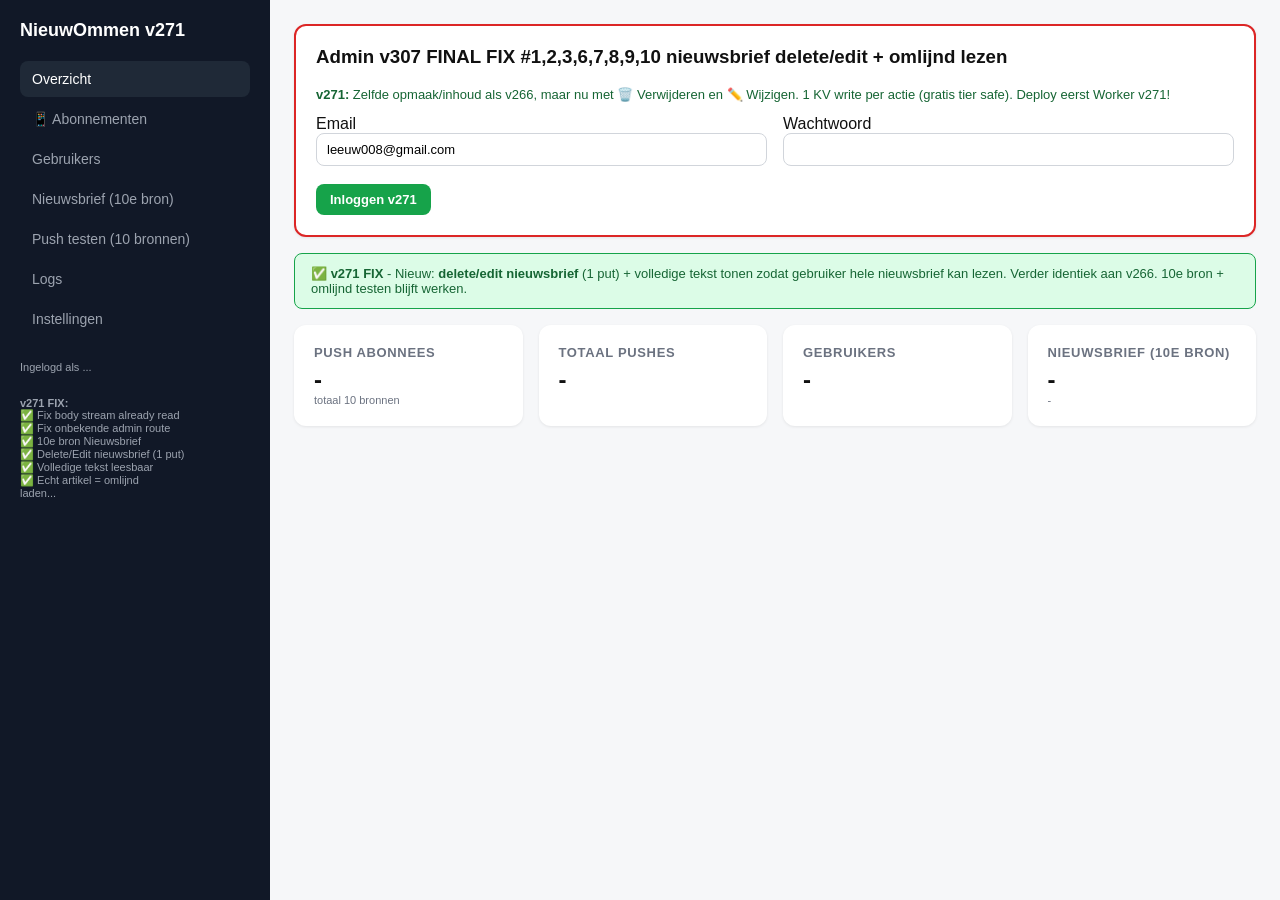
<file: admin/index.html>
<!DOCTYPE html>
<html lang="nl"><head><meta charset="utf-8"><meta name="viewport" content="width=device-width,initial-scale=1">
<title>Admin v307 FINAL FIX #1,2,3,6,7,8,9,10 delete/edit nieuwsbrief + 10e bron</title>
<style>
*{box-sizing:border-box}body{margin:0;font-family:-apple-system,BlinkMacSystemFont,Segoe UI,Roboto,sans-serif;background:#f6f7f9;color:#111}
.sidebar{position:fixed;left:0;top:0;bottom:0;width:270px;background:#111827;color:#fff;padding:20px;overflow:auto}
.sidebar h2{margin:0 0 20px;font-size:18px}.sidebar a{display:block;color:#9ca3af;padding:10px 12px;border-radius:8px;text-decoration:none;margin-bottom:4px;font-size:14px}
.sidebar a.active,.sidebar a:hover{background:#1f2937;color:#fff}
.main{margin-left:270px;padding:24px}
.card{background:#fff;border-radius:12px;padding:20px;box-shadow:0 1px 3px rgba(0,0,0,.08);margin-bottom:16px}
.grid{display:grid;grid-template-columns:repeat(auto-fit,minmax(220px,1fr));gap:16px}
.stat h3{margin:0 0 6px;font-size:13px;color:#6b7280;text-transform:uppercase;letter-spacing:.05em}.stat .val{font-size:24px;font-weight:700}
table{width:100%;border-collapse:collapse}th,td{padding:10px 12px;border-bottom:1px solid #e5e7eb;text-align:left;font-size:13px;vertical-align:top}th{color:#6b7280;font-weight:600;position:sticky;top:0;background:#fff;z-index:1}
.btn{background:#2563eb;color:#fff;border:0;padding:8px 14px;border-radius:8px;cursor:pointer;font-weight:600;font-size:13px}.btn:disabled{opacity:.5;cursor:not-allowed}
.btn-sec{background:#e5e7eb;color:#111}.btn-danger{background:#dc2626;color:#fff}.btn-ok{background:#16a34a;color:#fff}.btn-purple{background:#7c3aed;color:#fff}
.input,textarea,select{width:100%;padding:8px 10px;border:1px solid #d1d5db;border-radius:8px;font-size:13px}
.alert{padding:12px 16px;border-radius:8px;margin-bottom:16px;font-size:13px}.alert-warn{background:#fef3c7;color:#92400e}.alert-ok{background:#dcfce7;color:#166534;border:1px solid #16a34a}.alert-info{background:#dbeafe;color:#1e40af;border:1px solid #3b82f6}
.badge{display:inline-block;padding:2px 8px;border-radius:999px;font-size:11px;background:#e5e7eb}.badge-green{background:#dcfce7;color:#166534}.badge-purple{background:#ede9fe;color:#6d28d9}
.table-wrap{overflow:auto;max-height:75vh;border:1px solid #e5e7eb;border-radius:8px}
.small{font-size:11px;color:#6b7280}
.news-item{padding:12px;border-bottom:1px solid #eee}
.news-item:last-child{border:0}
.news-desc{white-space:pre-wrap;background:#f9fafb;border:1px solid #e5e7eb;border-radius:8px;padding:10px;margin-top:6px;font-size:13px;max-height:220px;overflow:auto}
@media(max-width:900px){.sidebar{position:relative;width:100%}.main{margin-left:0}}
</style>
</head><body>
<div class="sidebar">
<h2>NieuwOmmen v271</h2>
<a href="#" data-tab="overview" class="active">Overzicht</a>
<a href="#" data-tab="subs">📱 Abonnementen</a>
<a href="#" data-tab="users">Gebruikers</a>
<a href="#" data-tab="newsletter">Nieuwsbrief (10e bron)</a>
<a href="#" data-tab="push">Push testen (10 bronnen)</a>
<a href="#" data-tab="logs">Logs</a>
<a href="#" data-tab="settings">Instellingen</a>
<div style="margin-top:24px;font-size:11px;color:#9ca3af">Ingelogd als <span id="adminEmail">...</span><br><small id="apiBase"></small><br><br><b>v271 FIX:</b><br>✅ Fix body stream already read<br>✅ Fix onbekende admin route<br>✅ 10e bron Nieuwsbrief<br>✅ Delete/Edit nieuwsbrief (1 put)<br>✅ Volledige tekst leesbaar<br>✅ Echt artikel = omlijnd<br><span id="subs-count-side">laden...</span></div>
</div>
<div class="main">
<div id="login-box" class="card" style="border:2px solid #dc2626"><h3 style="margin-top:0">Admin v307 FINAL FIX #1,2,3,6,7,8,9,10 nieuwsbrief delete/edit + omlijnd lezen</h3><p style="font-size:13px;color:#166534"><b>v271:</b> Zelfde opmaak/inhoud als v266, maar nu met 🗑️ Verwijderen en ✏️ Wijzigen. 1 KV write per actie (gratis tier safe). Deploy eerst Worker v271!</p><div class="grid" style="grid-template-columns:1fr 1fr"><div><label>Email</label><input id="login-email" class="input" value="leeuw008@gmail.com"></div><div><label>Wachtwoord</label><input id="login-pw" type="password" class="input"></div></div><br><button class="btn btn-ok" onclick="doLogin()">Inloggen v271</button><span id="login-result" style="margin-left:12px;font-size:13px"></span></div>

<div id="tab-overview">
<div class="alert alert-ok">✅ <b>v271 FIX</b> - Nieuw: <b>delete/edit nieuwsbrief</b> (1 put) + volledige tekst tonen zodat gebruiker hele nieuwsbrief kan lezen. Verder identiek aan v266. 10e bron + omlijnd testen blijft werken.</div>
<div class="grid">
<div class="card stat"><h3>Push abonnees</h3><div class="val" id="stat-subs">-</div><div class="small">totaal 10 bronnen</div></div>
<div class="card stat"><h3>Totaal pushes</h3><div class="val" id="stat-totalpush">-</div></div>
<div class="card stat"><h3>Gebruikers</h3><div class="val" id="stat-users">-</div></div>
<div class="card stat"><h3>Nieuwsbrief (10e bron)</h3><div class="val" id="stat-newsletter">-</div><div class="small" id="stat-last">-</div></div>
</div>
</div>

<div id="tab-subs" style="display:none"><div class="card"><h3>📱 Push Abonnementen - administratie v308</h3><div class="alert alert-info" style="margin:8px 0 12px"><b>Nieuw:</b> laatste push, push-bron, push-titel en push-teller worden centraal bijgehouden door de Worker.</div><div style="margin-bottom:12px;display:flex;gap:8px;flex-wrap:wrap"><button class="btn" onclick="loadSubs()">🔄 Vernieuwen</button><button class="btn btn-sec" onclick="exportSubsCSV()">📥 CSV</button><button class="btn btn-danger" onclick="clearAllSubs()">🗑 Wis ALLE</button><span id="subs-result" class=small></span></div><div class="table-wrap"><table><thead><tr><th>Abonnement-ID</th><th style="min-width:180px">Naam</th><th>Pushes</th><th>Email</th><th>IP</th><th>Bronnen (10)</th><th>Laatste push</th><th>Push-info</th><th>Acties</th></tr></thead><tbody id="subs-body"></tbody></table></div></div></div>
<div id="tab-users" style="display:none"><div class="card"><h3>Gebruikers (10 bronnen)</h3><table><thead><tr><th>Email</th><th>ID</th><th>Bronnen aan (10)</th><th>Push</th><th>Acties</th></tr></thead><tbody id="users-body"></tbody></table></div></div>

<div id="tab-newsletter" style="display:none">
<div class="card" style="border:2px solid #16a34a"><h3>📰 Nieuwsbrief - 10e bron + omlijnd testen (v271 FIX delete/edit + volledig lezen)</h3>
<div class="alert alert-ok">✅ <b>v271:</b> Zelfde formulier als v266. NIEUW: je ziet nu de <b>volledige tekst</b> in de lijst hieronder + knoppen <b>Wijzig / Verwijder</b>. Kost 1 KV put per actie. Deploy eerst Worker v271!</div>
<div class="grid" style="grid-template-columns:1fr 1fr"><div><label>Onderwerp / Titel (voor 10e bron)</label><input id="nl-subject" class="input" placeholder="Bijv. Nieuwe update: 10e bron toegevoegd!"></div><div><label>Van (email)</label><input id="nl-from" class="input" value="NieuwOmmen <nieuws@nieuwommen.leeuw008.nl>"></div></div><br>
<label>Link (waar artikel naar toe gaat) - TIP: voor volledig lezen in app, gebruik paarse knop ECHT artikel</label><input id="nl-link" class="input" value="https://nieuwommen.leeuw008.nl/"><br><br>
<label>Bericht (beschrijving voor 10e bron) - DIT is wat gebruiker volledig leest bij ECHT artikel (omlijnd)</label><textarea id="nl-body" rows="8" class="input" placeholder="Test omlijnd artikel... Volledige tekst hier, dit ziet de gebruiker in de app als je Pusht als ECHT artikel"></textarea><br><br>
<div class="grid"><div><label>Opslaan als</label><select id="nl-save-mode" class="input"><option value="feed">Alleen feed (10e bron item)</option><option value="email">Alleen email</option><option value="both">Feed + Email</option></select></div><div><label>Ontvangers (voor email)</label><select id="nl-to" class="input"><option value="self">Alleen test naar eigen e-mail</option><option value="all">Alle gebruikers</option></select></div></div><br>
<div style="display:flex;gap:8px;flex-wrap:wrap">
<button class="btn btn-ok" onclick="saveNewsletterFeed()">💾 Opslaan / Update (FIXED v271 - 1 put)</button>
<button class="btn btn-purple" onclick="sendNewsletterAsRealPush()">🔔 Push als ECHT artikel (omlijnd!) - volledig leesbaar</button>
<button class="btn btn-sec" id="btn-cancel-edit" style="display:none" onclick="cancelEdit()">❌ Annuleer wijziging</button>
</div>
<div id="edit-status" class="small" style="margin-top:8px;display:none"></div>
<div id="nl-result" style="margin-top:12px"></div>
<hr><h4>Huidige Nieuwsbrief items (10e bron feed) - met volledige tekst + Verwijder/Wijzig</h4><div id="nl-feed-list">Laden...</div><button class="btn btn-sec" onclick="loadNewsletterFeed()">🔄 Vernieuw feed (FIXED v271)</button>
</div>
</div>

<div id="tab-push" style="display:none">
<div class="card" style="border:2px solid #7c3aed"><h3>🔔 Push testen - 10 bronnen + omlijnd</h3>
<div class="alert alert-info"><b>Omlijnd testen + volledig lezen:</b> Kies Bron = <b>Nieuwsbrief</b> + vink <b>Echt artikel</b> aan -> groene rand + pulse bij klik. Dan ziet gebruiker het VOLLEDIGE Bericht-veld in de app.</div>
<div class="grid"><div><label>Titel</label><input id="push-title" class="input" value="Nieuwsbrief - Test omlijnd artikel v271"></div><div><label>Bron (10)</label><select id="push-source" class="input" onchange="onSourceChange()"><option>De Stentor</option><option>Gemeente Ommen</option><option>Natuurlijk Ommen</option><option>Ommen City</option><option>OudOmmen</option><option>RondOmmen</option><option>RTV Oost</option><option>RTV Vechtdal</option><option>Vechtdal Centraal</option><option value="Nieuwsbrief" selected>📰 Nieuwsbrief (10e bron)</option></select></div></div><br>
<label>Link</label><input id="push-link" class="input" value="https://nieuwommen.leeuw008.nl/"><br><br>
<label>Body</label><input id="push-body" class="input" value="Klik voor omlijnd artikel - v271 fix"><br><br>
<div style="display:flex;align-items:center;gap:8px"><input type="checkbox" id="push-is-real" checked><label for="push-is-real"><b>Stuur als ECHT artikel (met omlijning) - dan volledig leesbaar</b></label></div><br>
<div style="display:flex;gap:8px;flex-wrap:wrap">
<button class="btn btn-purple" onclick="sendTestPush(true)">🔔 Stuur als ECHT (omlijnd)</button>
<button class="btn" onclick="sendTestPush(false)">Test (zonder omlijning)</button>
<button class="btn btn-sec" onclick="sendTestPushAll()">Naar alle</button>
</div>
<div id="push-result" style="margin-top:12px"></div>
</div>
</div>

<div id="tab-logs" style="display:none"><div class="card"><h3>Debug v271</h3><pre id="debug-pre" style="background:#111827;color:#e5e7eb;padding:16px;border-radius:8px;overflow:auto;max-height:500px"></pre><button class="btn btn-sec" onclick="loadDebug()">Vernieuwen</button></div></div>
<div id="tab-settings" style="display:none"><div class="card"><h3>Instellingen v271</h3><p>Frontend: v271 - delete/edit + volledige tekst zichtbaar (zelfde opmaak als v266)</p><p>Backend: v271 - 2 nieuwe routes: /delete en /update (1 put elk) - blijft ultra low puts</p><p>Bronnen: 10 incl Nieuwsbrief</p><p>Feed: /newsletter/feed - <span id="newsletter-feed-status"></span></p><p id="resend-status"></p><p><b>Hoe gebruiker hele nieuwsbrief leest:</b> Gebruik paarse knop "Push als ECHT artikel (omlijnd!)" - dan opent hij in app met groene omlijning en volledige beschrijving. Als je alleen "Alleen feed" gebruikt, ziet gebruiker alleen snippet en opent hij alleen de Link.</p></div></div>
</div>

<script>
const API_BASE = 'https://ommen-push-v2.leeuw008.workers.dev';
let token = localStorage.getItem('ommen_token')||'';
let editingIndex = null; // v271 nieuw
function headers(){ return {'Content-Type':'application/json','Authorization':'Bearer '+token}; }
// FIX v266: body stream already read - eerst text() lezen, dan JSON.parse
async function api(path, opts={}){
  let url = path.startsWith('http')? path : API_BASE + path;
  if(token && !url.includes('token=')){ url += (url.includes('?')?'&':'?')+'token='+encodeURIComponent(token); }
  const r=await fetch(url,{...opts, headers:{...headers(), ...(opts.headers||{})}});
  const txt = await r.text();
  try{ return JSON.parse(txt); }catch{ return txt; }
}
function fmtDate(ts){ if(!ts) return '-'; return new Date(ts).toLocaleString('nl-NL'); }
function timeAgo(ts){ if(!ts) return '-'; const diff=Math.floor((Date.now()-ts)/1000); if(diff<60) return diff+'s geleden'; if(diff<3600) return Math.floor(diff/60)+'m geleden'; if(diff<86400) return Math.floor(diff/3600)+'u geleden'; return Math.floor(diff/86400)+'d geleden'; }
function escapeHtml(s){ return (s||'').replace(/[&<>"']/g, c=>({'&':'&amp;','<':'&lt;','>':'&gt;','"':'&quot;',"'":'&#39;'}[c])); }
async function doLogin(){
  const email=document.getElementById('login-email').value; const pw=document.getElementById('login-pw').value;
  document.getElementById('login-result').textContent='Inloggen...';
  try{
    const res=await fetch(API_BASE+'/auth/login',{method:'POST', headers:{'Content-Type':'application/json'}, body:JSON.stringify({email,password:pw})});
    const txt=await res.text(); let data; try{ data=JSON.parse(txt); }catch{ data={error:txt}; }
    if(data.token){ token=data.token; localStorage.setItem('ommen_token', token); document.getElementById('adminEmail').textContent=data.email; document.getElementById('login-box').style.display='none'; loadOverview(); loadSubs(); loadNewsletterFeed(); }
    else { document.getElementById('login-result').textContent='Fout: '+(data.error||JSON.stringify(data)); }
  }catch(e){ document.getElementById('login-result').textContent='Fout: '+e.message; }
}
function switchTab(t){ document.querySelectorAll('[id^=tab-]').forEach(el=>el.style.display='none'); document.getElementById('tab-'+t).style.display='block'; document.querySelectorAll('.sidebar a').forEach(a=>a.classList.remove('active')); const link=document.querySelector('[data-tab='+t+']'); if(link) link.classList.add('active'); if(t==='subs') loadSubs(); if(t==='users') loadUsers(); if(t==='logs') loadDebug(); if(t==='overview') loadOverview(); if(t==='newsletter') loadNewsletterFeed(); }
document.querySelectorAll('.sidebar a').forEach(a=>{ a.addEventListener('click',e=>{ e.preventDefault(); switchTab(a.dataset.tab); }); });
async function loadOverview(){
  try{
    const s = await api('/stats'); 
    document.getElementById('stat-last').textContent=s.last? (s.last.source+': '+s.last.title.slice(0,60)) : '-';
    const subsData = await api('/api/admin/subs').catch(()=>({subs:[]})); document.getElementById('stat-subs').textContent=subsData.count||0; document.getElementById('subs-count-side').textContent=(subsData.count||0)+' abonnementen'; const totalPush = (subsData.subs||[]).reduce((sum,x)=>sum+(x.pushCount||0),0); document.getElementById('stat-totalpush').textContent=totalPush;
    const usersData = await api('/api/admin/users').catch(()=>({count:'?'})); document.getElementById('stat-users').textContent=usersData.count||usersData.users?.length||'0';
    const me = await api('/auth/me'); if(me.email){ document.getElementById('adminEmail').textContent=me.email; document.getElementById('login-box').style.display='none'; }
    const dbg=await api('/debug'); document.getElementById('resend-status').textContent = (dbg.version||'') + ' - v271'; document.getElementById('stat-newsletter').textContent = dbg.newsletterCount||0; document.getElementById('newsletter-feed-status').textContent = (dbg.newsletterCount||0)+' items'; document.getElementById('apiBase').textContent=API_BASE;
  }catch(e){ console.log(e); }
}
async function loadSubs(){
  document.getElementById('subs-body').innerHTML='<tr><td colspan=9>Laden...</td></tr>';
  try{
    const data = await api('/api/admin/subs'); const tbody=document.getElementById('subs-body'); tbody.innerHTML=''; document.getElementById('subs-result').textContent=data.count+' abonnementen'; document.getElementById('stat-subs').textContent=data.count; document.getElementById('stat-totalpush').textContent=data.subs.reduce((sum,x)=>sum+(x.pushCount||0),0);
    (data.subs||[]).forEach(sub=>{
      const tr=document.createElement('tr');
      const sources = sub.sources && sub.sources.length ? sub.sources.join(', ') : (sub.sourcesCount===0 ? '<span style=color:#dc2626>alles uit</span>' : '-');
      const isNieuwsbrief = sub.sources && sub.sources.includes('Nieuwsbrief');
      tr.innerHTML = `<td><span class=badge>${sub.id.slice(0,12)}...</span>${isNieuwsbrief?'<br><span style="background:#dcfce7;color:#166534;padding:2px 6px;border-radius:999px;font-size:10px">Nieuwsbrief actief</span>':''}</td><td><input class="input" id="desc-${sub.id}" value="${(sub.description||'').replace(/"/g,'&quot;')}" placeholder="Naam"><div style="display:flex;gap:4px;margin-top:4px"><button class="btn btn-ok" style="padding:4px 10px;font-size:12px" onclick="saveDesc('${sub.id}')">💾</button><span id="save-${sub.id}" class=small></span></div></td><td>${sub.pushCount||0}</td><td>${sub.email||'-'}<br><span class=small>${(sub.userId||'').slice(0,12)}</span></td><td>${sub.ip||'-'}<br><span class=small>${(sub.userAgent||'').slice(0,40)}</span></td><td><span class=small>${sources}</span></td><td>${sub.lastPush? fmtDate(sub.lastPush)+'<br><span class=small>'+timeAgo(sub.lastPush)+'</span>': '-'}</td><td><span class=small>${sub.lastPushSource||'-'}${sub.lastPushTitle?'<br><b>'+escapeHtml(sub.lastPushTitle).slice(0,90)+'</b>':''}</span></td><td><button class="btn btn-danger" style="padding:4px 8px" onclick="deleteSub('${sub.id}')">🗑</button></td>`;
      tbody.appendChild(tr);
    });
  }catch(e){ document.getElementById('subs-body').innerHTML='<tr><td colspan=9>Fout: '+e.message+'</td></tr>'; }
}
async function saveDesc(id){ const input=document.getElementById('desc-'+id); const val=input.value; const status=document.getElementById('save-'+id); status.textContent='Opslaan...'; try{ const res=await api('/api/admin/subs/update',{method:'POST', body:JSON.stringify({id, description:val})}); if(res.ok){ status.textContent='✅'; } else { status.textContent='❌ '+(res.error||''); } }catch(e){ status.textContent='❌ '+e.message; } }
async function deleteSub(id){ if(!confirm('Wissen?')) return; const res=await api('/api/admin/subs/delete',{method:'POST', body:JSON.stringify({id})}); loadSubs(); }
async function clearAllSubs(){ if(!confirm('ALLE wissen?')) return; const res=await api('/api/admin/clear-all-subs',{method:'POST'}); alert(JSON.stringify(res)); loadSubs(); }
async function exportSubsCSV(){ const data=await api('/api/admin/subs'); let csv='id,description,pushCount,lastPush,lastPushSource,lastPushTitle,email,sources\n'; (data.subs||[]).forEach(s=>{ csv+=`"${s.id}","${(s.description||'').replace(/"/g,'""')}",${s.pushCount||0},"${s.lastPush||''}","${(s.lastPushSource||'').replace(/"/g,'""')}","${(s.lastPushTitle||'').replace(/"/g,'""')}","${s.email||''}","${(s.sources||[]).join(';')}"\n`; }); const blob=new Blob([csv],{type:'text/csv'}); const url=URL.createObjectURL(blob); const a=document.createElement('a'); a.href=url; a.download='subs_v271.csv'; a.click(); }
async function loadUsers(){ const data=await api('/api/admin/users'); const tbody=document.getElementById('users-body'); tbody.innerHTML=''; (data.users||[]).forEach(u=>{ const aanKeys = u.sync? Object.keys(u.sync.state||{}).filter(k=>{const v=u.sync.state[k]; return v && typeof v==='object' && v.aan===true;}) : []; const tr=document.createElement('tr'); tr.innerHTML='<td>'+u.email+'</td><td>'+u.id.slice(0,20)+'</td><td>'+aanKeys.length+' aan<br><span class=small>'+aanKeys.join(', ')+'</span></td><td>'+(u.sync?.state?.__pushEnabled!==false?'ja':'nee')+'</td><td><button class=btn-sec onclick="viewSync(\''+u.id+'\')">SYNC</button></td>'; tbody.appendChild(tr); }); }
async function viewSync(id){ const d=await api('/api/admin/sync/'+id); alert(JSON.stringify(d.sync||{},null,2)); }
function onSourceChange(){ const sel=document.getElementById('push-source'); const link=sel.options[sel.selectedIndex]?.getAttribute('data-link'); if(link) document.getElementById('push-link').value=link; }

// v271 NIEUW - save met edit support
async function saveNewsletterFeed(){
  const subject=document.getElementById('nl-subject').value; const body=document.getElementById('nl-body').value; const link=document.getElementById('nl-link').value;
  if(!subject){ alert('Titel vereist'); return; }
  const isEdit = editingIndex!==null;
  document.getElementById('nl-result').innerHTML= isEdit ? 'Wijzigen... (1 put)' : 'Opslaan als 10e bron... (v271 - 1 put)';
  try{
    let res;
    if(isEdit){
      res=await api('/api/admin/newsletter/update',{method:'POST', body:JSON.stringify({index: editingIndex, subject, body, link})});
      document.getElementById('nl-result').innerHTML='<div class=alert-ok>✅ Gewijzigd: '+escapeHtml(res.item?.title||subject)+' (1 put)</div>';
    }else{
      res=await api('/api/admin/newsletter',{method:'POST', body:JSON.stringify({subject, body, link})});
      document.getElementById('nl-result').innerHTML='<div class=alert-ok>✅ Opgeslagen: '+JSON.stringify(res)+' (1 put)</div>';
    }
    cancelEdit();
    loadNewsletterFeed(); loadOverview();
  }catch(e){ document.getElementById('nl-result').innerHTML='<div style=color:#dc2626>Fout: '+e.message+' - Worker v271 al gedeployed?</div>'; }
}

function cancelEdit(){
  editingIndex=null;
  document.getElementById('btn-cancel-edit').style.display='none';
  document.getElementById('edit-status').style.display='none';
  document.getElementById('nl-subject').value='';
  document.getElementById('nl-body').value='';
  document.getElementById('nl-link').value='https://nieuwommen.leeuw008.nl/';
}

// v271 NIEUW - edit
window.startEditNewsletter = function(idx){
  const items = window._nlItems||[];
  const it = items[idx];
  if(!it) return;
  editingIndex = idx;
  document.getElementById('nl-subject').value = it.title||'';
  document.getElementById('nl-link').value = it.link||'';
  document.getElementById('nl-body').value = it.description||'';
  document.getElementById('btn-cancel-edit').style.display='inline-block';
  document.getElementById('edit-status').style.display='block';
  document.getElementById('edit-status').textContent = 'Je wijzigt nu item '+(idx+1)+': "'+it.title+'" - daarna Opslaan klikken (overschrijft met 1 put)';
  document.getElementById('nl-subject').focus();
  window.scrollTo({top:0, behavior:'smooth'});
}

// v271 NIEUW - delete
window.deleteNewsletterItem = async function(idx, pubDate){
  if(!confirm('Item '+(idx+1)+' verwijderen? Kost 1 KV write.')) return;
  try{
    const res=await api('/api/admin/newsletter/delete',{method:'POST', body:JSON.stringify({index: idx, pubDate})});
    alert('Verwijderd: '+res.count+' over');
    loadNewsletterFeed(); loadOverview();
  }catch(e){ alert('Delete fout: '+e.message+' - Worker v271 al gedeployed?'); }
}

async function sendNewsletterAsRealPush(){
  const subject=document.getElementById('nl-subject').value; const body=document.getElementById('nl-body').value; let link=document.getElementById('nl-link').value;
  if(!subject){ alert('Titel vereist'); return; }
  const echtId = 'echt-'+Date.now()+'-'+Math.random().toString(36).slice(2,6);
  if(!link || link==='https://nieuwommen.leeuw008.nl/' || link==='https://nieuwommen.leeuw008.nl'){
    link = 'https://nieuwommen.leeuw008.nl/?echt='+encodeURIComponent(echtId)+'&highlight='+encodeURIComponent(echtId);
  } else if(!link.includes('echt=')){
    const sep = link.includes('?')?'&':'?';
    link = link + sep + 'echt='+encodeURIComponent(echtId)+'&highlight='+encodeURIComponent(echtId);
  }
  document.getElementById('nl-result').innerHTML='Pushen als ECHT (omlijnd) - FIX #8 v307 met titel+link...';
  try{
    const res=await api('/api/admin/newsletter/push-real',{method:'POST', body:JSON.stringify({title:subject, link:link, description:body, echtId:echtId})});
    document.getElementById('nl-result').innerHTML='<div class=alert-ok>🔔 FIX #8 v307: ECHT omlijnd naar '+res.sent+'/'+res.total+' - titel: '+escapeHtml(subject)+'<br>Link: '+escapeHtml(link)+'<br><button class=btn onclick="window.open(\''+link.replace(/'/g,'')+'\',\'_blank\')">🔍 Test zelf bekijken (moet rood omlijnd tonen)</button></div>';
  }catch(e){ document.getElementById('nl-result').innerHTML='<div style=color:#dc2626>Fout: '+e.message+'</div>'; }
}

// v271 - toont VOLLEDIGE tekst + knoppen
async function loadNewsletterFeed(){
  try{
    const data=await api('/newsletter/feed');
    window._nlItems = data.items||[];
    if(typeof data === 'string'){ document.getElementById('nl-feed-list').innerHTML='Fout (geen JSON): '+data.slice(0,200); return; }
    document.getElementById('nl-feed-list').innerHTML = (data.items||[]).map((it,i)=>`
      <div class="news-item">
        <div style="display:flex;justify-content:space-between;gap:8px">
          <b>${i+1}. ${escapeHtml(it.title)}</b>
          <span class="small">${new Date(it.pubDate).toLocaleString('nl-NL')}</span>
        </div>
        <div class="small" style="margin:4px 0">${escapeHtml(it.link)} <span class="badge">${escapeHtml(it.source||'Nieuwsbrief')}</span></div>
        <div class="news-desc">${escapeHtml(it.description||'')}</div>
        <div style="margin-top:8px;display:flex;gap:6px;flex-wrap:wrap">
          <button class="btn btn-ok" style="padding:6px 10px;font-size:12px" onclick="startEditNewsletter(${i})">✏️ Wijzigen</button>
          <button class="btn btn-danger" style="padding:6px 10px;font-size:12px" onclick="deleteNewsletterItem(${i}, '${(it.pubDate||'').replace(/'/g,'')}')">🗑️ Verwijder deze</button>
          <button class="btn btn-sec" style="padding:6px 10px;font-size:12px" onclick="navigator.clipboard.writeText('${escapeHtml(it.link||'').replace(/'/g,'')}').then(()=>alert('Link gekopieerd'))">🔗 Link</button>
        </div>
      </div>
    `).join('') || 'Geen items - nog geen nieuwsbrieven opgeslagen';
  }catch(e){ document.getElementById('nl-feed-list').innerHTML='Fout: '+e.message+' - Worker v271 gedeployed?'; }
}
async function sendTestPush(isReal){
  const title=document.getElementById('push-title').value; const source=document.getElementById('push-source').value; const link=document.getElementById('push-link').value; const body=document.getElementById('push-body').value;
  const isRealCheck = document.getElementById('push-is-real').checked; const finalIsReal = typeof isReal==='boolean'? isReal : isRealCheck;
  document.getElementById('push-result').innerHTML=(finalIsReal?'🔔 ECHT (omlijnd) - volledig leesbaar...':'Test (zonder omlijning)...');
  try{
    const res=await api('/api/admin/test-push',{method:'POST', body:JSON.stringify({title, source, link, body, filter:true, isReal:finalIsReal})});
    document.getElementById('push-result').innerHTML='<div class=alert-ok>✅ '+ (finalIsReal?'ECHT omlijnd - volledig leesbaar':'Test') +' naar '+res.sent+'/'+res.total+'<br>'+JSON.stringify(res.article)+'</div>'; loadSubs();
  }catch(e){ document.getElementById('push-result').innerHTML='Fout: '+e.message; }
}
async function sendTestPushAll(){
  const title=document.getElementById('push-title').value; const source=document.getElementById('push-source').value; const link=document.getElementById('push-link').value; const body=document.getElementById('push-body').value; const isReal=document.getElementById('push-is-real').checked;
  const res=await api('/api/admin/test-push',{method:'POST', body:JSON.stringify({title, source, link, body, filter:false, isReal:isReal})});
  document.getElementById('push-result').innerHTML='<div class=alert-ok>Naar alle: '+res.sent+'/'+res.total+'</div>';
}
async function loadDebug(){ const d=await api('/debug'); document.getElementById('debug-pre').textContent=typeof d==='string'? d : JSON.stringify(d,null,2); }
loadOverview(); loadSubs(); loadNewsletterFeed();
</script>
</body></html>
</file>
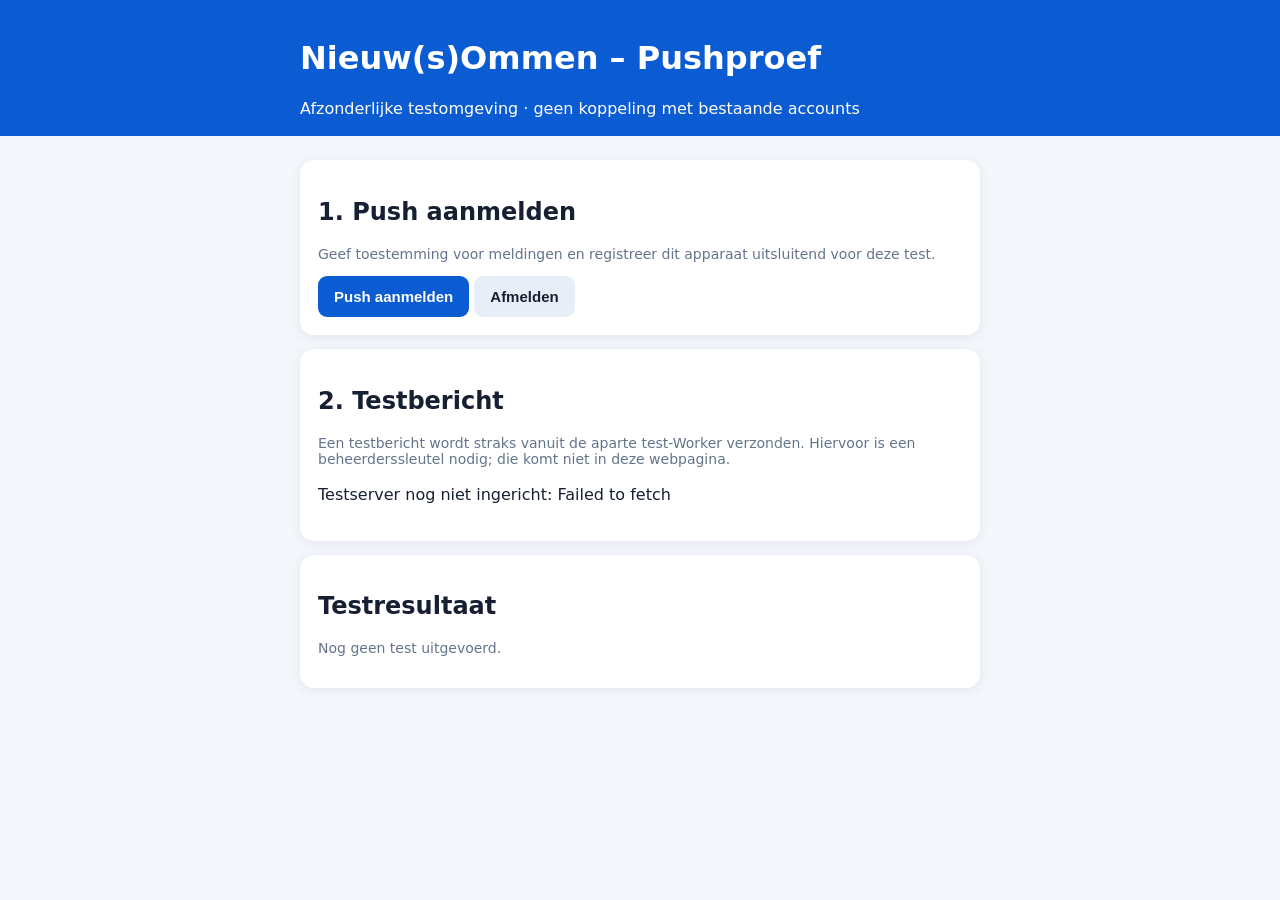
<file: push-test-v1/index.html>
<!doctype html>
<html lang="nl">
<head>
<meta charset="utf-8"><meta name="viewport" content="width=device-width,initial-scale=1">
<meta name="theme-color" content="#0b5bd3"><link rel="manifest" href="./manifest.webmanifest">
<title>Nieuw(s)Ommen – Pushproef</title>
<style>
:root{font-family:system-ui,sans-serif;color:#172033;background:#f3f6fb}body{margin:0}header{background:#0b5bd3;color:white;padding:18px max(18px,calc((100% - 680px)/2))}main{max-width:680px;margin:24px auto;padding:0 16px}.card{background:white;border-radius:14px;padding:18px;margin:14px 0;box-shadow:0 2px 12px #10204012}button{border:0;border-radius:9px;padding:12px 16px;background:#0b5bd3;color:white;font-weight:650;font-size:15px;cursor:pointer}button:disabled{opacity:.45}button.secondary{background:#e8eef8;color:#172033}#status{white-space:pre-wrap;line-height:1.5}.muted{color:#64748b;font-size:14px}code{overflow-wrap:anywhere}
</style>
</head>
<body>
<header><h1>Nieuw(s)Ommen – Pushproef</h1><div>Afzonderlijke testomgeving · geen koppeling met bestaande accounts</div></header>
<main>
<section class="card"><h2>1. Push aanmelden</h2><p class="muted">Geef toestemming voor meldingen en registreer dit apparaat uitsluitend voor deze test.</p><button id="subscribe">Push aanmelden</button> <button class="secondary" id="unsubscribe">Afmelden</button></section>
<section class="card"><h2>2. Testbericht</h2><p class="muted">Een testbericht wordt straks vanuit de aparte test-Worker verzonden. Hiervoor is een beheerderssleutel nodig; die komt niet in deze webpagina.</p><p id="status">Status: nog niet gecontroleerd.</p></section>
<section class="card"><h2>Testresultaat</h2><p id="result" class="muted">Nog geen test uitgevoerd.</p></section>
</main>
<script src="./app.js"></script>
</body></html>
</file>
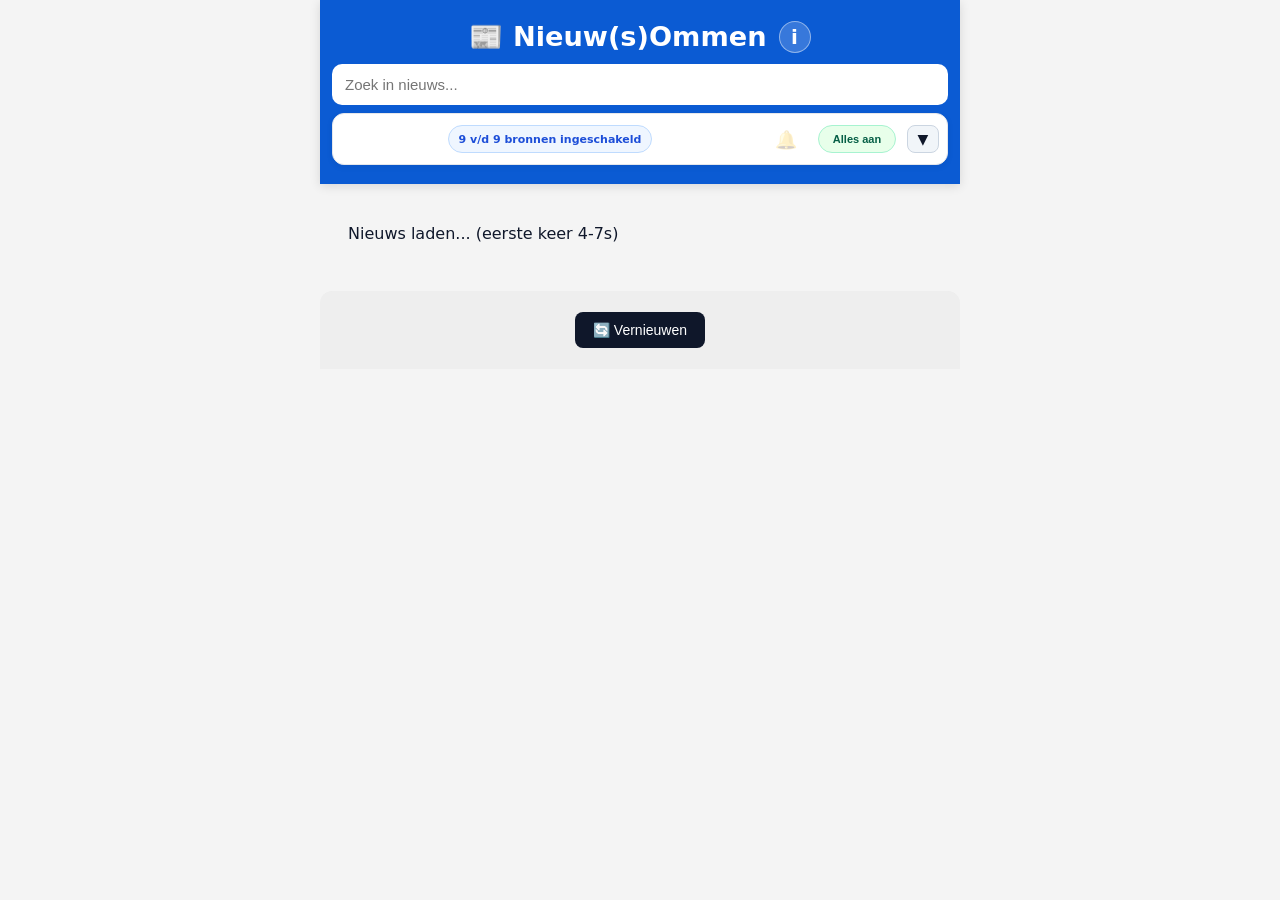
<file: test-v200/index.html>
<!DOCTYPE html>
<html lang="nl">
<head>
<meta charset="UTF-8">
<meta name="viewport" content="width=device-width, initial-scale=1.0">
<title>Nieuw(s)Ommen</title>
<link rel="manifest" href="manifest.json">
<link rel="stylesheet" href="styles.css">
<link rel="icon" href="icons/icon-192x192.png" type="image/png">
<meta name="theme-color" content="#0b5bd3">
</head>
<body>
<header>
  <h1><span class="title-left">📰 Nieuw(s)Ommen</span><a href="informatie.html" class="info-icon-btn" title="Info">i</a></h1>
  <div class="search-row"><input type="text" id="search-input" placeholder="Zoek in nieuws..."></div>
  <div class="filter-header" id="filter-header">
    <div class="filter-header-center"><span class="filter-header-count" id="header-count">9 v/d 9 bronnen</span></div>
    <div class="filter-header-right">
      <div class="bell-slot" id="bell-slot"></div>
      <button class="btn-all-toets" id="btn-all">Alles aan</button>
      <span class="filter-header-arrow">▼</span>
    </div>
  </div>
  <div id="source-panel">
    <div class="panel-hint">
      <div><b>VANDAAG</b> &lt;-&gt; <b>MEER</b> = alleen vandaag of meerdere dagen</div>
      <div><b>GEMEENTE</b> &lt;-&gt; <b>REGIO</b> = alleen gemeente Ommen of ook regio</div>
      <div><b>AAN</b> &lt;-&gt; <b>UIT</b> = aan/uit</div>
    </div>
    <div class="source-list" id="source-list"></div>
    <div class="panel-footer">
      <button onclick="resetFilters()">Reset</button>
      <button class="primary" onclick="closePanel()">Sluiten ▲</button>
    </div>
  </div>
  <div id="news-container-anchor"></div>
  <div id="compat-hidden" style="display:none">
    <input type="checkbox" id="only-ommen" checked>
    <div id="compat-sources"></div>
  </div>
</header>
<main><div id="news-container">Bezig met laden...</div></main>
<footer><button onclick="refreshNews()">🔄 Vernieuwen</button></footer>

<script src="app.js"></script>
<script src="news.js"></script>
<script src="push.js"></script>
<script src="article-focus.js"></script>
</body>
</html>
</file>
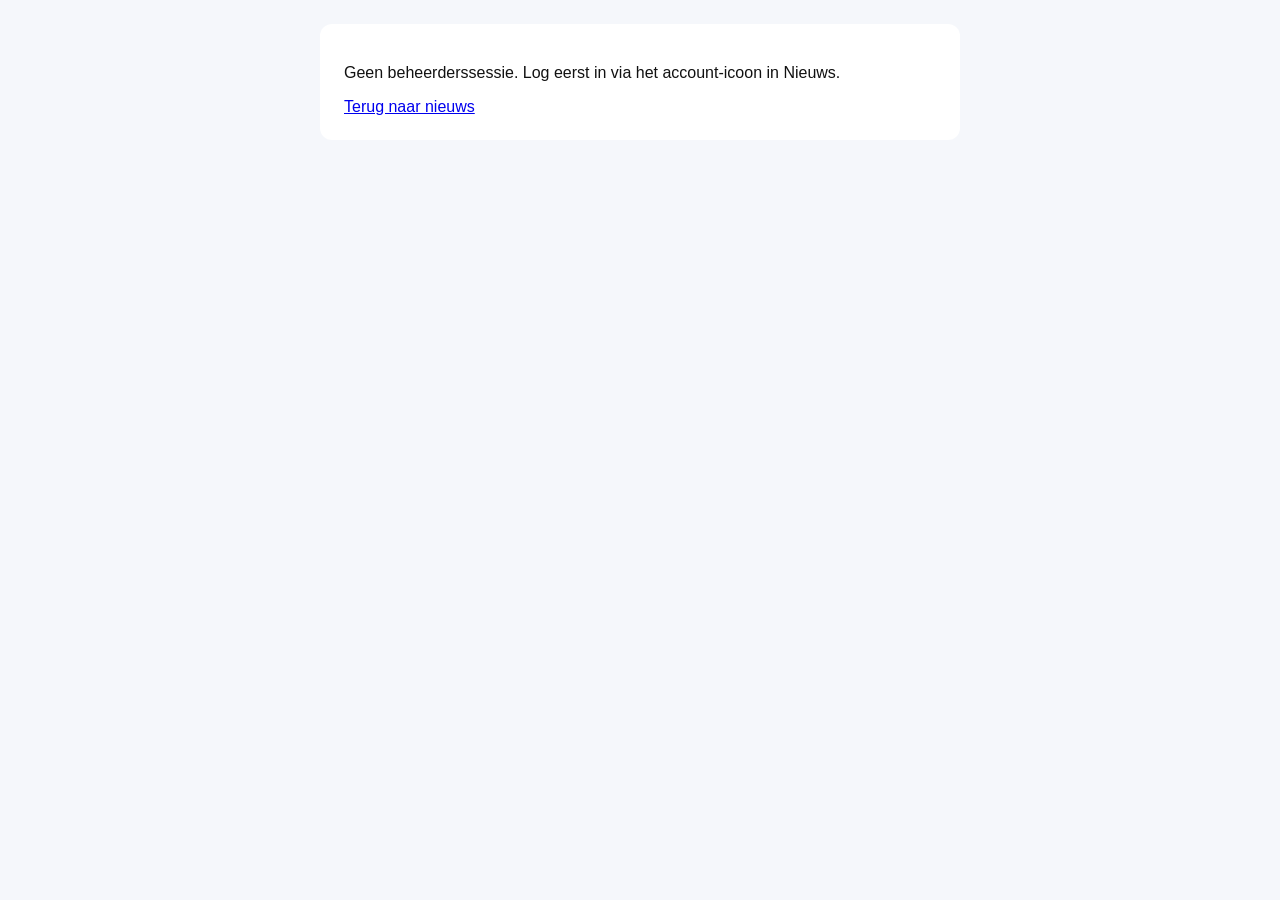
<file: admin.html>
<!DOCTYPE html>
<html lang="nl"><head><meta charset="utf-8"><meta name="viewport" content="width=device-width,initial-scale=1">
<title>Admin - Nieuw(s)Ommen</title>
<style>
*{box-sizing:border-box}body{margin:0;font-family:-apple-system,BlinkMacSystemFont,Segoe UI,Roboto,sans-serif;background:#f6f7f9;color:#111}
.sidebar{position:fixed;left:0;top:0;bottom:0;width:270px;background:#111827;color:#fff;padding:20px;overflow:auto}
.sidebar h2{margin:0 0 20px;font-size:18px}.sidebar a{display:block;color:#9ca3af;padding:10px 12px;border-radius:8px;text-decoration:none;margin-bottom:4px;font-size:14px}
.sidebar a.active,.sidebar a:hover{background:#1f2937;color:#fff}
.main{margin-left:270px;padding:24px}
.card{background:#fff;border-radius:12px;padding:20px;box-shadow:0 1px 3px rgba(0,0,0,.08);margin-bottom:16px}
.grid{display:grid;grid-template-columns:repeat(auto-fit,minmax(220px,1fr));gap:16px}
.stat h3{margin:0 0 6px;font-size:13px;color:#6b7280;text-transform:uppercase;letter-spacing:.05em}.stat .val{font-size:24px;font-weight:700}
table{width:100%;border-collapse:collapse}th,td{padding:10px 12px;border-bottom:1px solid #e5e7eb;text-align:left;font-size:13px;vertical-align:top}th{color:#6b7280;font-weight:600;position:sticky;top:0;background:#fff;z-index:1}
.btn{background:#2563eb;color:#fff;border:0;padding:8px 14px;border-radius:8px;cursor:pointer;font-weight:600;font-size:13px}.btn:disabled{opacity:.5;cursor:not-allowed}
.btn-sec{background:#e5e7eb;color:#111}.btn-danger{background:#dc2626;color:#fff}.btn-ok{background:#16a34a;color:#fff}.btn-purple{background:#7c3aed;color:#fff}
.input,textarea,select{width:100%;padding:8px 10px;border:1px solid #d1d5db;border-radius:8px;font-size:13px}
.alert{padding:12px 16px;border-radius:8px;margin-bottom:16px;font-size:13px}.alert-warn{background:#fef3c7;color:#92400e}.alert-ok{background:#dcfce7;color:#166534;border:1px solid #16a34a}.alert-info{background:#dbeafe;color:#1e40af;border:1px solid #3b82f6}
.badge{display:inline-block;padding:2px 8px;border-radius:999px;font-size:11px;background:#e5e7eb}.badge-green{background:#dcfce7;color:#166534}.badge-purple{background:#ede9fe;color:#6d28d9}
.table-wrap{overflow:auto;max-height:75vh;border:1px solid #e5e7eb;border-radius:8px}
.small{font-size:11px;color:#6b7280}
.news-item{padding:12px;border-bottom:1px solid #eee}
.news-item:last-child{border:0}
.news-desc{white-space:pre-wrap;background:#f9fafb;border:1px solid #e5e7eb;border-radius:8px;padding:10px;margin-top:6px;font-size:13px;max-height:220px;overflow:auto}
@media(max-width:900px){.sidebar{position:relative;width:100%}.main{margin-left:0}}

/* Zelfde gecentreerde paginabreedte als Nieuw(s)Ommen (640px). */
.admin-header{width:100%;max-width:640px;margin-left:auto;margin-right:auto}
.main{width:100%;max-width:640px!important;margin-left:auto!important;margin-right:auto!important}
/* Geïntegreerde mobiele beheeromgeving */
.admin-header{display:grid!important;grid-template-columns:40px minmax(0,1fr);grid-template-rows:auto auto;align-items:center;gap:8px 12px}
.admin-header .admin-back{grid-column:1;grid-row:1}
.admin-header h1{grid-column:2;grid-row:1;min-width:0;text-align:left}
.admin-header .admin-switch-label{grid-column:1;grid-row:2;font-size:11px}
.admin-header .admin-switch{grid-column:1 / -1;grid-row:2;width:100%;min-width:0;max-width:100%}

.admin-switch-label{font-size:12px;color:white}
.admin-switch{width:auto;max-width:100%;flex:1 1 180px;background:white;color:#0b5bd3;border:1px solid #bfdbfe;border-radius:8px;padding:9px 10px;font-size:15px;font-weight:600}

.sidebar{display:none!important}
.main{margin:0 auto!important;max-width:760px;padding:12px!important}
.admin-header{background:#0b5bd3;color:white;display:flex;align-items:center;gap:12px;padding:10px 12px;min-height:60px;position:sticky;top:0;z-index:10}
.admin-header h1{font-size:18px;flex:1;text-align:center;margin:0}
.admin-header .admin-back{margin:0!important;flex-shrink:0}
.admin-news-link{color:white;font-size:13px;text-decoration:none}
body{background:#f5f7fb}

.admin-back{display:inline-flex;align-items:center;justify-content:center;background:#fff;color:#0b5bd3;border-radius:10px;width:40px;height:40px;min-width:40px;box-shadow:0 2px 8px rgba(0,0,0,.22);text-decoration:none;margin-bottom:14px}
.admin-access{padding:24px;max-width:640px;margin:24px auto;background:#fff;border-radius:12px}
#admin-shell[hidden],#admin-access[hidden]{display:none!important}
@media(max-width:900px){.sidebar{padding:12px}.sidebar h2{margin-bottom:10px}.sidebar a{display:inline-block;padding:8px 10px;margin:3px;font-size:13px}.main{padding:12px}.card{padding:14px}.grid{grid-template-columns:1fr!important}.table-wrap{max-width:100%;overflow-x:auto}}
</style>
</head><body>
<div id="admin-access" class="admin-access"><p id="admin-access-status">Beheerdersaccount controleren...</p><a href="./">Terug naar nieuws</a></div>
<div id="admin-shell" hidden>
<header class="admin-header"><a href="./" class="admin-back" title="Terug naar nieuws" aria-label="Terug naar nieuws"><svg width="28" height="28" viewBox="0 0 24 24" fill="none" stroke="currentColor" stroke-width="3" stroke-linecap="round" stroke-linejoin="round"><path d="M19 12H5"/><path d="M12 19l-7-7 7-7"/></svg></a><h1 id="admin-section-title">Admin - Overzicht</h1><select id="admin-switch" class="admin-switch" aria-label="Ander Admin-onderdeel kiezen"><option value="overview">Overzicht</option><option value="subs">Abonnementen</option><option value="users">Gebruikers</option><option value="newsletter">Nieuwsbrief</option><option value="push">Push testen</option><option value="logs">Logs</option><option value="settings">Instellingen</option></select></header>
<div id="admin-runtime-meta" hidden><span id="adminEmail"></span><small id="apiBase"></small><span id="subs-count-side"></span></div>
<div class="main">
<div id="login-box" class="card" style="border:2px solid #dc2626"><h3 style="margin-top:0">Admin – Inloggen</h3><div class="grid" style="grid-template-columns:1fr 1fr"><div><label>Email</label><input id="login-email" class="input" value="leeuw008@gmail.com"></div><div><label>Wachtwoord</label><input id="login-pw" type="password" class="input"></div></div><br><button class="btn btn-ok" onclick="doLogin()">Inloggen</button><span id="login-result" style="margin-left:12px;font-size:13px"></span></div>

<div id="tab-overview">

<div class="grid">
<div class="card stat"><h3>Push abonnees</h3><div class="val" id="stat-subs">-</div><div class="small">totaal 10 bronnen</div></div>
<div class="card stat"><h3>Totaal pushes</h3><div class="val" id="stat-totalpush">-</div></div>
<div class="card stat"><h3>Gebruikers</h3><div class="val" id="stat-users">-</div></div>
<div class="card stat"><h3>Nieuwsbrief (10e bron)</h3><div class="val" id="stat-newsletter">-</div><div class="small" id="stat-last">-</div></div>
</div>
</div>

<div id="tab-subs" style="display:none"><div class="card"><h3>📱 Push Abonnementen</h3><div style="margin-bottom:12px;display:flex;gap:8px;flex-wrap:wrap"><button class="btn" onclick="loadSubs()">🔄 Vernieuwen</button><button class="btn btn-sec" onclick="exportSubsCSV()">📥 CSV</button><button class="btn btn-danger" onclick="clearAllSubs()">🗑 Wis ALLE</button><span id="subs-result" class=small></span></div><div class="table-wrap"><table><thead><tr><th>Abonnement-ID</th><th style="min-width:180px">Naam</th><th>Pushes</th><th>Email</th><th>IP</th><th>Bronnen (10)</th><th>Laatste push</th><th>Push-info</th><th>Acties</th></tr></thead><tbody id="subs-body"></tbody></table></div></div></div>
<div id="tab-users" style="display:none"><div class="card"><h3>Gebruikers (10 bronnen)</h3><table><thead><tr><th>Email</th><th>ID</th><th>Bronnen aan (10)</th><th>Push</th><th>Acties</th></tr></thead><tbody id="users-body"></tbody></table></div></div>

<div id="tab-newsletter" style="display:none">
<div class="card" style="border:2px solid #16a34a"><h3>📰 Nieuwsbrief</h3>

<div class="grid" style="grid-template-columns:1fr 1fr"><div><label>Onderwerp / Titel (voor 10e bron)</label><input id="nl-subject" class="input" placeholder="Bijv. Nieuwe update: 10e bron toegevoegd!"></div><div><label>Van (email)</label><input id="nl-from" class="input" value="NieuwOmmen <nieuws@nieuwommen.leeuw008.nl>"></div></div><br>
<label>Link (waar artikel naar toe gaat) - TIP: voor volledig lezen in app, gebruik paarse knop ECHT artikel</label><input id="nl-link" class="input" value="https://nieuwommen.leeuw008.nl/"><br><br>
<label>Bericht (beschrijving voor 10e bron) - DIT is wat gebruiker volledig leest bij ECHT artikel (omlijnd)</label><textarea id="nl-body" rows="8" class="input" placeholder="Test omlijnd artikel... Volledige tekst hier, dit ziet de gebruiker in de app als je Pusht als ECHT artikel"></textarea><br><br>
<div class="grid"><div><label>Opslaan als</label><select id="nl-save-mode" class="input"><option value="feed">Alleen feed (10e bron item)</option><option value="email">Alleen email</option><option value="both">Feed + Email</option></select></div><div><label>Ontvangers (voor email)</label><select id="nl-to" class="input"><option value="self">Alleen test naar eigen e-mail</option><option value="all">Alle gebruikers</option></select></div></div><br>
<div style="display:flex;gap:8px;flex-wrap:wrap">
<button class="btn btn-ok" onclick="saveNewsletterFeed()">💾 Opslaan / Update</button>
<button class="btn btn-purple" onclick="sendNewsletterAsRealPush()">🔔 Push als ECHT artikel (omlijnd!) - volledig leesbaar</button>
<button class="btn btn-sec" id="btn-cancel-edit" style="display:none" onclick="cancelEdit()">❌ Annuleer wijziging</button>
</div>
<div id="edit-status" class="small" style="margin-top:8px;display:none"></div>
<div id="nl-result" style="margin-top:12px"></div>
<hr><h4>Huidige Nieuwsbrief items (10e bron feed) - met volledige tekst + Verwijder/Wijzig</h4><div id="nl-feed-list">Laden...</div><button class="btn btn-sec" onclick="loadNewsletterFeed()">🔄 Vernieuw feed</button>
</div>
</div>

<div id="tab-push" style="display:none">
<div class="card" style="border:2px solid #7c3aed"><h3>🔔 Push testen - 10 bronnen + omlijnd</h3>
<div class="alert alert-info"><b>Omlijnd testen + volledig lezen:</b> Kies Bron = <b>Nieuwsbrief</b> + vink <b>Echt artikel</b> aan -> groene rand + pulse bij klik. Dan ziet gebruiker het VOLLEDIGE Bericht-veld in de app.</div>
<div class="grid"><div><label>Titel</label><input id="push-title" class="input" value="Nieuwsbrief - Test omlijnd artikel"></div><div><label>Bron (10)</label><select id="push-source" class="input" onchange="onSourceChange()"><option>De Stentor</option><option>Gemeente Ommen</option><option>Natuurlijk Ommen</option><option>Ommen City</option><option>OudOmmen</option><option>RondOmmen</option><option>RTV Oost</option><option>RTV Vechtdal</option><option>Vechtdal Centraal</option><option value="Nieuwsbrief" selected>📰 Nieuwsbrief (10e bron)</option></select></div></div><br>
<label>Link</label><input id="push-link" class="input" value="https://nieuwommen.leeuw008.nl/"><br><br>
<label>Body</label><input id="push-body" class="input" value="Klik voor omlijnd artikel"><br><br>
<div style="display:flex;align-items:center;gap:8px"><input type="checkbox" id="push-is-real" checked><label for="push-is-real"><b>Stuur als ECHT artikel (met omlijning) - dan volledig leesbaar</b></label></div><br>
<div style="display:flex;gap:8px;flex-wrap:wrap">
<button class="btn btn-purple" onclick="sendTestPush(true)">🔔 Stuur als ECHT (omlijnd)</button>
<button class="btn" onclick="sendTestPush(false)">Test (zonder omlijning)</button>
<button class="btn btn-sec" onclick="sendTestPushAll()">Naar alle</button>
</div>
<div id="push-result" style="margin-top:12px"></div>
</div>
</div>

<div id="tab-logs" style="display:none"><div class="card"><h3>Debug</h3><pre id="debug-pre" style="background:#111827;color:#e5e7eb;padding:16px;border-radius:8px;overflow:auto;max-height:500px"></pre><button class="btn btn-sec" onclick="loadDebug()">Vernieuwen</button></div></div>
<div id="tab-settings" style="display:none"><div class="card"><h3>Instellingen</h3><p>Bronnen: 10 incl Nieuwsbrief</p><p>Feed: /newsletter/feed - <span id="newsletter-feed-status"></span></p><p id="resend-status"></p><p><b>Hoe gebruiker hele nieuwsbrief leest:</b> Gebruik paarse knop "Push als ECHT artikel (omlijnd!)" - dan opent hij in app met groene omlijning en volledige beschrijving. Als je alleen "Alleen feed" gebruikt, ziet gebruiker alleen snippet en opent hij alleen de Link.</p></div></div>
</div>
</div>

<script>
const API_BASE = 'https://ommen-push-v2.leeuw008.workers.dev';
let token = localStorage.getItem('ommen_auth_token')||'';
let editingIndex = null; // v271 nieuw
function headers(){ return {'Content-Type':'application/json','Authorization':'Bearer '+token}; }
// FIX v266: body stream already read - eerst text() lezen, dan JSON.parse
async function api(path, opts={}){
  let url = path.startsWith('http')? path : API_BASE + path;
  if(token && !url.includes('token=')){ url += (url.includes('?')?'&':'?')+'token='+encodeURIComponent(token); }
  const r=await fetch(url,{...opts, headers:{...headers(), ...(opts.headers||{})}});
  const txt = await r.text();
  try{ return JSON.parse(txt); }catch{ return txt; }
}
function fmtDate(ts){ if(!ts) return '-'; return new Date(ts).toLocaleString('nl-NL'); }
function timeAgo(ts){ if(!ts) return '-'; const diff=Math.floor((Date.now()-ts)/1000); if(diff<60) return diff+'s geleden'; if(diff<3600) return Math.floor(diff/60)+'m geleden'; if(diff<86400) return Math.floor(diff/3600)+'u geleden'; return Math.floor(diff/86400)+'d geleden'; }
function escapeHtml(s){ return (s||'').replace(/[&<>"']/g, c=>({'&':'&amp;','<':'&lt;','>':'&gt;','"':'&quot;',"'":'&#39;'}[c])); }
async function verifyAdminSession(){
  const status=document.getElementById('admin-access-status');
  const shell=document.getElementById('admin-shell');
  const access=document.getElementById('admin-access');
  shell.hidden=true;access.hidden=false;
  if(!token){status.textContent='Geen beheerderssessie. Log eerst in via het account-icoon in Nieuws.';return false;}
  try{
    const r=await fetch(API_BASE+'/auth/me',{headers:{Authorization:'Bearer '+token},cache:'no-store'});
    if(!r.ok)throw Error('Sessie verlopen of ongeldig');
    const data=await r.json(),user=data.user||data;
    if(String(user.email||'').trim().toLowerCase()!=='leeuw008@gmail.com')throw Error('Dit account heeft geen beheerrechten');
    document.getElementById('adminEmail').textContent=user.email;
    document.getElementById('login-box').style.display='none';
    shell.hidden=false;access.hidden=true;
    const allowed=['overview','subs','users','newsletter','push','logs','settings'];const selected=new URLSearchParams(location.search).get('tab');switchTab(allowed.includes(selected)?selected:'overview');
    return true;
  }catch(e){status.textContent='Geen toegang: '+e.message;return false;}
}
async function doLogin(){
  const email=document.getElementById('login-email').value.trim();
  const pw=document.getElementById('login-pw').value;
  const result=document.getElementById('login-result');
  if(email.toLowerCase()!=='leeuw008@gmail.com'){result.textContent='Geen beheerdersaccount';return;}
  result.textContent='Inloggen...';
  try{
    const r=await fetch(API_BASE+'/auth/login',{method:'POST',headers:{'Content-Type':'application/json'},body:JSON.stringify({email,password:pw})});
    const data=await r.json();
    if(!r.ok||!data.token)throw Error(data.error||'Login mislukt');
    token=data.token;
    localStorage.setItem('ommen_auth_token',token);
    await verifyAdminSession();
  }catch(e){result.textContent='Fout: '+e.message;}
}

function switchTab(t){ document.querySelectorAll('[id^=tab-]').forEach(el=>el.style.display='none'); document.getElementById('tab-'+t).style.display='block'; document.querySelectorAll('.sidebar a').forEach(a=>a.classList.remove('active')); const link=document.querySelector('[data-tab='+t+']'); if(link) link.classList.add('active'); const labels={overview:'Overzicht',subs:'Abonnementen',users:'Gebruikers',newsletter:'Nieuwsbrief',push:'Push testen',logs:'Logs',settings:'Instellingen'};document.getElementById('admin-section-title').textContent='Admin - '+(labels[t]||'Overzicht'); const selector=document.getElementById('admin-switch');if(selector)selector.value=t; if(t==='subs') loadSubs(); if(t==='users') loadUsers(); if(t==='logs') loadDebug(); if(t==='overview') loadOverview(); if(t==='newsletter') loadNewsletterFeed(); }
document.getElementById('admin-switch').addEventListener('change',e=>{switchTab(e.target.value);history.replaceState(null,'','admin.html?tab='+encodeURIComponent(e.target.value));});
document.querySelectorAll('.sidebar a[data-tab]').forEach(a=>{ a.addEventListener('click',e=>{ e.preventDefault(); switchTab(a.dataset.tab); }); });
async function loadOverview(){
  try{
    const s = await api('/stats'); 
    document.getElementById('stat-last').textContent=s.last? (s.last.source+': '+s.last.title.slice(0,60)) : '-';
    const subsData = await api('/api/admin/subs').catch(()=>({subs:[]})); document.getElementById('stat-subs').textContent=subsData.count||0; document.getElementById('subs-count-side').textContent=(subsData.count||0)+' abonnementen'; const totalPush = (subsData.subs||[]).reduce((sum,x)=>sum+(x.pushCount||0),0); document.getElementById('stat-totalpush').textContent=totalPush;
    const usersData = await api('/api/admin/users').catch(()=>({count:'?'})); document.getElementById('stat-users').textContent=usersData.count||usersData.users?.length||'0';
    const me = await api('/auth/me'); if(me.email){ document.getElementById('adminEmail').textContent=me.email; document.getElementById('login-box').style.display='none'; }
    const dbg=await api('/debug'); document.getElementById('resend-status').textContent = (dbg.version||''); document.getElementById('stat-newsletter').textContent = dbg.newsletterCount||0; document.getElementById('newsletter-feed-status').textContent = (dbg.newsletterCount||0)+' items'; document.getElementById('apiBase').textContent=API_BASE;
  }catch(e){ console.log(e); }
}
async function loadSubs(){
  document.getElementById('subs-body').innerHTML='<tr><td colspan=9>Laden...</td></tr>';
  try{
    const data = await api('/api/admin/subs'); const tbody=document.getElementById('subs-body'); tbody.innerHTML=''; document.getElementById('subs-result').textContent=data.count+' abonnementen'; document.getElementById('stat-subs').textContent=data.count; document.getElementById('stat-totalpush').textContent=data.subs.reduce((sum,x)=>sum+(x.pushCount||0),0);
    (data.subs||[]).forEach(sub=>{
      const tr=document.createElement('tr');
      const sources = sub.sources && sub.sources.length ? sub.sources.join(', ') : (sub.sourcesCount===0 ? '<span style=color:#dc2626>alles uit</span>' : '-');
      const isNieuwsbrief = sub.sources && sub.sources.includes('Nieuwsbrief');
      tr.innerHTML = `<td><span class=badge>${sub.id.slice(0,12)}...</span>${isNieuwsbrief?'<br><span style="background:#dcfce7;color:#166534;padding:2px 6px;border-radius:999px;font-size:10px">Nieuwsbrief actief</span>':''}</td><td><input class="input" id="desc-${sub.id}" value="${(sub.description||'').replace(/"/g,'&quot;')}" placeholder="Naam"><div style="display:flex;gap:4px;margin-top:4px"><button class="btn btn-ok" style="padding:4px 10px;font-size:12px" onclick="saveDesc('${sub.id}')">💾</button><span id="save-${sub.id}" class=small></span></div></td><td>${sub.pushCount||0}</td><td>${sub.email||'-'}<br><span class=small>${(sub.userId||'').slice(0,12)}</span></td><td>${sub.ip||'-'}<br><span class=small>${(sub.userAgent||'').slice(0,40)}</span></td><td><span class=small>${sources}</span></td><td>${sub.lastPush? fmtDate(sub.lastPush)+'<br><span class=small>'+timeAgo(sub.lastPush)+'</span>': '-'}</td><td><span class=small>${sub.lastPushSource||'-'}${sub.lastPushTitle?'<br><b>'+escapeHtml(sub.lastPushTitle).slice(0,90)+'</b>':''}</span></td><td><button class="btn btn-danger" style="padding:4px 8px" onclick="deleteSub('${sub.id}')">🗑</button></td>`;
      tbody.appendChild(tr);
    });
  }catch(e){ document.getElementById('subs-body').innerHTML='<tr><td colspan=9>Fout: '+e.message+'</td></tr>'; }
}
async function saveDesc(id){ const input=document.getElementById('desc-'+id); const val=input.value; const status=document.getElementById('save-'+id); status.textContent='Opslaan...'; try{ const res=await api('/api/admin/subs/update',{method:'POST', body:JSON.stringify({id, description:val})}); if(res.ok){ status.textContent='✅'; } else { status.textContent='❌ '+(res.error||''); } }catch(e){ status.textContent='❌ '+e.message; } }
async function deleteSub(id){ if(!confirm('Wissen?')) return; const res=await api('/api/admin/subs/delete',{method:'POST', body:JSON.stringify({id})}); loadSubs(); }
async function clearAllSubs(){ if(!confirm('ALLE wissen?')) return; const res=await api('/api/admin/clear-all-subs',{method:'POST'}); alert(JSON.stringify(res)); loadSubs(); }
async function exportSubsCSV(){ const data=await api('/api/admin/subs'); let csv='id,description,pushCount,lastPush,lastPushSource,lastPushTitle,email,sources\n'; (data.subs||[]).forEach(s=>{ csv+=`"${s.id}","${(s.description||'').replace(/"/g,'""')}",${s.pushCount||0},"${s.lastPush||''}","${(s.lastPushSource||'').replace(/"/g,'""')}","${(s.lastPushTitle||'').replace(/"/g,'""')}","${s.email||''}","${(s.sources||[]).join(';')}"\n`; }); const blob=new Blob([csv],{type:'text/csv'}); const url=URL.createObjectURL(blob); const a=document.createElement('a'); a.href=url; a.download='subs.csv'; a.click(); }
async function loadUsers(){ const data=await api('/api/admin/users'); const tbody=document.getElementById('users-body'); tbody.innerHTML=''; (data.users||[]).forEach(u=>{ const aanKeys = u.sync? Object.keys(u.sync.state||{}).filter(k=>{const v=u.sync.state[k]; return v && typeof v==='object' && v.aan===true;}) : []; const tr=document.createElement('tr'); tr.innerHTML='<td>'+u.email+'</td><td>'+u.id.slice(0,20)+'</td><td>'+aanKeys.length+' aan<br><span class=small>'+aanKeys.join(', ')+'</span></td><td>'+(u.sync?.state?.__pushEnabled!==false?'ja':'nee')+'</td><td><button class=btn-sec onclick="viewSync(\''+u.id+'\')">SYNC</button></td>'; tbody.appendChild(tr); }); }
async function viewSync(id){ const d=await api('/api/admin/sync/'+id); alert(JSON.stringify(d.sync||{},null,2)); }
function onSourceChange(){ const sel=document.getElementById('push-source'); const link=sel.options[sel.selectedIndex]?.getAttribute('data-link'); if(link) document.getElementById('push-link').value=link; }

// v271 NIEUW - save met edit support
async function saveNewsletterFeed(){
  const subject=document.getElementById('nl-subject').value; const body=document.getElementById('nl-body').value; const link=document.getElementById('nl-link').value;
  if(!subject){ alert('Titel vereist'); return; }
  const isEdit = editingIndex!==null;
  document.getElementById('nl-result').innerHTML= isEdit ? 'Wijzigen... (1 put)' : 'Opslaan als 10e bron...';
  try{
    let res;
    if(isEdit){
      res=await api('/api/admin/newsletter/update',{method:'POST', body:JSON.stringify({index: editingIndex, subject, body, link})});
      document.getElementById('nl-result').innerHTML='<div class=alert-ok>✅ Gewijzigd: '+escapeHtml(res.item?.title||subject)+' (1 put)</div>';
    }else{
      res=await api('/api/admin/newsletter',{method:'POST', body:JSON.stringify({subject, body, link})});
      document.getElementById('nl-result').innerHTML='<div class=alert-ok>✅ Opgeslagen: '+JSON.stringify(res)+' (1 put)</div>';
    }
    cancelEdit();
    loadNewsletterFeed(); loadOverview();
  }catch(e){ document.getElementById('nl-result').innerHTML='<div style=color:#dc2626>Fout: '+e.message+' - Worker v271 al gedeployed?</div>'; }
}

function cancelEdit(){
  editingIndex=null;
  document.getElementById('btn-cancel-edit').style.display='none';
  document.getElementById('edit-status').style.display='none';
  document.getElementById('nl-subject').value='';
  document.getElementById('nl-body').value='';
  document.getElementById('nl-link').value='https://nieuwommen.leeuw008.nl/';
}

// v271 NIEUW - edit
window.startEditNewsletter = function(idx){
  const items = window._nlItems||[];
  const it = items[idx];
  if(!it) return;
  editingIndex = idx;
  document.getElementById('nl-subject').value = it.title||'';
  document.getElementById('nl-link').value = it.link||'';
  document.getElementById('nl-body').value = it.description||'';
  document.getElementById('btn-cancel-edit').style.display='inline-block';
  document.getElementById('edit-status').style.display='block';
  document.getElementById('edit-status').textContent = 'Je wijzigt nu item '+(idx+1)+': "'+it.title+'" - daarna Opslaan klikken (overschrijft met 1 put)';
  document.getElementById('nl-subject').focus();
  window.scrollTo({top:0, behavior:'smooth'});
}

// v271 NIEUW - delete
window.deleteNewsletterItem = async function(idx, pubDate){
  if(!confirm('Item '+(idx+1)+' verwijderen? Kost 1 KV write.')) return;
  try{
    const res=await api('/api/admin/newsletter/delete',{method:'POST', body:JSON.stringify({index: idx, pubDate})});
    alert('Verwijderd: '+res.count+' over');
    loadNewsletterFeed(); loadOverview();
  }catch(e){ alert('Delete fout: '+e.message+' - Controleer de Worker-verbinding'); }
}

async function sendNewsletterAsRealPush(){
  const subject=document.getElementById('nl-subject').value; const body=document.getElementById('nl-body').value; let link=document.getElementById('nl-link').value;
  if(!subject){ alert('Titel vereist'); return; }
  const echtId = 'echt-'+Date.now()+'-'+Math.random().toString(36).slice(2,6);
  if(!link || link==='https://nieuwommen.leeuw008.nl/' || link==='https://nieuwommen.leeuw008.nl'){
    link = 'https://nieuwommen.leeuw008.nl/?echt='+encodeURIComponent(echtId)+'&highlight='+encodeURIComponent(echtId);
  } else if(!link.includes('echt=')){
    const sep = link.includes('?')?'&':'?';
    link = link + sep + 'echt='+encodeURIComponent(echtId)+'&highlight='+encodeURIComponent(echtId);
  }
  document.getElementById('nl-result').innerHTML='Pushen als ECHT (omlijnd) met titel en link...';
  try{
    const res=await api('/api/admin/newsletter/push-real',{method:'POST', body:JSON.stringify({title:subject, link:link, description:body, echtId:echtId})});
    document.getElementById('nl-result').innerHTML='<div class=alert-ok>🔔 ECHT omlijnd naar '+res.sent+'/'+res.total+' - titel: '+escapeHtml(subject)+'<br>Link: '+escapeHtml(link)+'<br><button class=btn onclick="window.open(\''+link.replace(/'/g,'')+'\',\'_blank\')">🔍 Test zelf bekijken (moet rood omlijnd tonen)</button></div>';
  }catch(e){ document.getElementById('nl-result').innerHTML='<div style=color:#dc2626>Fout: '+e.message+'</div>'; }
}

// v271 - toont VOLLEDIGE tekst + knoppen
async function loadNewsletterFeed(){
  try{
    const data=await api('/newsletter/feed');
    window._nlItems = data.items||[];
    if(typeof data === 'string'){ document.getElementById('nl-feed-list').innerHTML='Fout (geen JSON): '+data.slice(0,200); return; }
    document.getElementById('nl-feed-list').innerHTML = (data.items||[]).map((it,i)=>`
      <div class="news-item">
        <div style="display:flex;justify-content:space-between;gap:8px">
          <b>${i+1}. ${escapeHtml(it.title)}</b>
          <span class="small">${new Date(it.pubDate).toLocaleString('nl-NL')}</span>
        </div>
        <div class="small" style="margin:4px 0">${escapeHtml(it.link)} <span class="badge">${escapeHtml(it.source||'Nieuwsbrief')}</span></div>
        <div class="news-desc">${escapeHtml(it.description||'')}</div>
        <div style="margin-top:8px;display:flex;gap:6px;flex-wrap:wrap">
          <button class="btn btn-ok" style="padding:6px 10px;font-size:12px" onclick="startEditNewsletter(${i})">✏️ Wijzigen</button>
          <button class="btn btn-danger" style="padding:6px 10px;font-size:12px" onclick="deleteNewsletterItem(${i}, '${(it.pubDate||'').replace(/'/g,'')}')">🗑️ Verwijder deze</button>
          <button class="btn btn-sec" style="padding:6px 10px;font-size:12px" onclick="navigator.clipboard.writeText('${escapeHtml(it.link||'').replace(/'/g,'')}').then(()=>alert('Link gekopieerd'))">🔗 Link</button>
        </div>
      </div>
    `).join('') || 'Geen items - nog geen nieuwsbrieven opgeslagen';
  }catch(e){ document.getElementById('nl-feed-list').innerHTML='Fout: '+e.message+' - Controleer de Worker-verbinding'; }
}
async function sendTestPush(isReal){
  const title=document.getElementById('push-title').value; const source=document.getElementById('push-source').value; const link=document.getElementById('push-link').value; const body=document.getElementById('push-body').value;
  const isRealCheck = document.getElementById('push-is-real').checked; const finalIsReal = typeof isReal==='boolean'? isReal : isRealCheck;
  document.getElementById('push-result').innerHTML=(finalIsReal?'🔔 ECHT (omlijnd) - volledig leesbaar...':'Test (zonder omlijning)...');
  try{
    const res=await api('/api/admin/test-push',{method:'POST', body:JSON.stringify({title, source, link, body, filter:true, isReal:finalIsReal})});
    const details=(res.results||[]).map(x=>'<div style="font-size:12px;margin-top:4px;border-top:1px solid #ddd;padding-top:4px"><b>'+escapeHtml(String(x.id||'').slice(0,14))+'</b> — '+(x.skipped?'overgeslagen':(x.sent?'verzonden':'mislukt'))+(x.status?' · HTTP '+escapeHtml(String(x.status)):'')+(x.error?' · '+escapeHtml(String(x.error)):'')+'</div>').join(''); document.getElementById('push-result').innerHTML='<div class=alert-ok>Testresultaat: '+res.sent+'/'+res.total+'<br>'+JSON.stringify(res.article)+details+'</div>'; loadSubs();
  }catch(e){ document.getElementById('push-result').innerHTML='Fout: '+e.message; }
}
async function sendTestPushAll(){
  const title=document.getElementById('push-title').value; const source=document.getElementById('push-source').value; const link=document.getElementById('push-link').value; const body=document.getElementById('push-body').value; const isReal=document.getElementById('push-is-real').checked;
  const res=await api('/api/admin/test-push',{method:'POST', body:JSON.stringify({title, source, link, body, filter:false, isReal:isReal})});
  const details=(res.results||[]).map(x=>'<div style="font-size:12px;margin-top:4px;border-top:1px solid #ddd;padding-top:4px"><b>'+escapeHtml(String(x.id||'').slice(0,14))+'</b> — '+(x.skipped?'overgeslagen':(x.sent?'verzonden':'mislukt'))+(x.status?' · HTTP '+escapeHtml(String(x.status)):'')+(x.error?' · '+escapeHtml(String(x.error)):'')+'</div>').join(''); document.getElementById('push-result').innerHTML='<div class=alert-ok>Naar alle: '+res.sent+'/'+res.total+details+'</div>';
}
async function loadDebug(){ const d=await api('/debug'); document.getElementById('debug-pre').textContent=typeof d==='string'? d : JSON.stringify(d,null,2); }
verifyAdminSession();
</script>
</body></html>
</file>
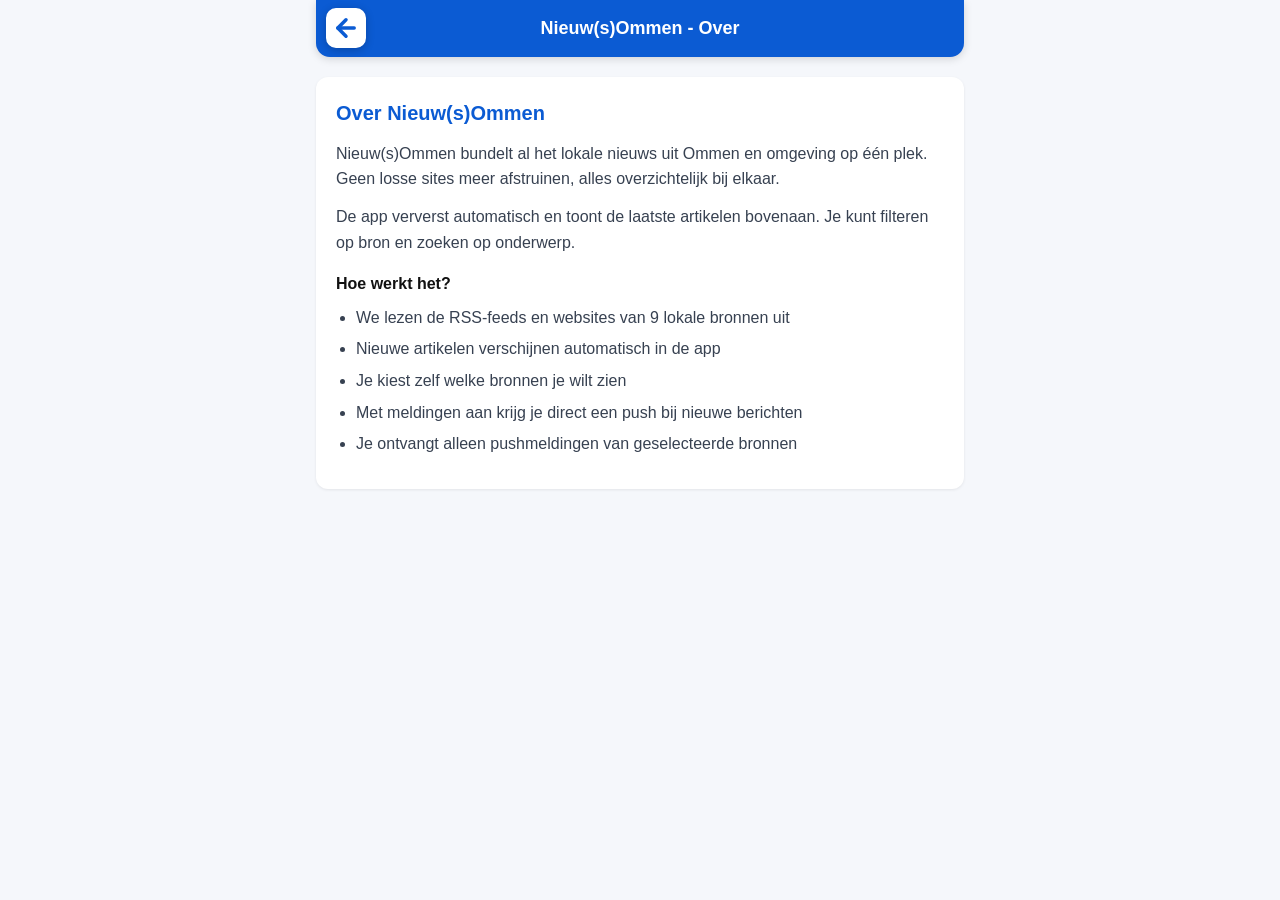
<file: informatie.html>
<!DOCTYPE html>
<html lang="nl">
<head>
<meta charset="UTF-8">
<meta name="viewport" content="width=device-width, initial-scale=1.0">
<title>Informatie - Nieuw(s)Ommen</title>
<style>
*{box-sizing:border-box;margin:0;padding:0}
body{font-family:-apple-system,BlinkMacSystemFont,Segoe UI,Roboto,Helvetica,Arial,sans-serif;background:#f5f7fb;color:#1a1a1a;line-height:1.6;max-width:680px;margin:0 auto;width:100%;padding:0 16px}
header{background:#0b5bd3;color:white;position:sticky;top:0;z-index:10;max-width:680px;margin:0 auto;width:100%;border-radius:0 0 14px 14px;box-shadow:0 2px 8px rgba(0,0,0,.15)}
.header-inner{position:relative;display:flex;align-items:center;justify-content:center;padding:14px 16px;min-height:56px}
header a.back-btn{position:absolute;left:10px;top:50%;transform:translateY(-50%);display:inline-flex;align-items:center;justify-content:center;background:#ffffff;color:#0b5bd3;text-decoration:none;line-height:1;padding:0;border-radius:10px;box-shadow:0 2px 8px rgba(0,0,0,.22);width:40px;height:40px;min-width:40px;min-height:40px;border:2px solid #ffffff}
header a.back-btn:hover{background:#eef4ff}
header h1{font-size:18px;font-weight:700;text-align:center;flex:1}
.tabs-wrap{background:white;border-bottom:1px solid #e5e7eb;position:sticky;top:62px;z-index:9;max-width:680px;margin:8px auto 0;width:100%;border-radius:14px;box-shadow:0 1px 3px rgba(0,0,0,.08)}
.tabs{display:flex;gap:8px;padding:12px 16px;overflow-x:auto;white-space:nowrap}
.tabs button{padding:8px 14px;border-radius:20px;border:1px solid #d1d5db;background:white;font-size:14px;cursor:pointer;flex-shrink:0}
.tabs button.active{background:#0b5bd3;color:white;border-color:#0b5bd3}
.tabs button.admin-tab{background:#fff7ed;border-color:#fb923c;color:#9a3412;display:none}
.tabs button.admin-tab.visible{display:inline-flex;align-items:center;gap:6px}
.tabs button.admin-tab.visible.active{background:#f97316;color:white;border-color:#f97316}
.badge{font-size:10px;background:#f97316;color:white;padding:2px 6px;border-radius:10px;font-weight:800}
.content{max-width:680px;margin:0 auto;padding:20px 0 40px;width:100%}
.panel{display:none;background:white;border-radius:12px;padding:20px;box-shadow:0 1px 3px rgba(0,0,0,.08)}
.panel.active{display:block}
h2{font-size:20px;margin-bottom:12px;color:#0b5bd3}
h3{font-size:16px;margin:16px 0 8px;color:#111}
p{margin-bottom:12px;color:#374151}
ul{margin:8px 0 12px 20px;color:#374151}
li{margin-bottom:6px}
.source-grid{display:grid;grid-template-columns:1fr;gap:6px;margin:8px 0} /* ENIGE WIJZIGING 1: was 10px gap, 12px margin */
@media(min-width:600px){.source-grid{grid-template-columns:1fr 1fr}}
.source-card{border:1px solid #e5e7eb;border-radius:10px;padding:8px 12px;background:#fafafa;line-height:1.25} /* ENIGE WIJZIGING 2: was 12px padding, line-height 1.6 -> 1.25 */
.source-card strong{display:block;color:#111;margin-bottom:2px;line-height:1.2} /* ENIGE WIJZIGING 3: was geen line-height */
.source-card span{font-size:13px;color:#6b7280;line-height:1.2} /* ENIGE WIJZIGING 4: was geen line-height */
.btn{padding:10px 16px;border-radius:8px;border:0;background:#0b5bd3;color:white;font-weight:600;cursor:pointer;margin:6px 6px 6px 0}
.btn.secondary{background:#e5e7eb;color:#111}
.btn.orange{background:#f97316}
.result{background:#f9fafb;border:1px solid #e5e7eb;border-radius:8px;padding:12px;margin-top:12px;font-family:monospace;font-size:13px;white-space:pre-wrap;word-break:break-word;max-height:300px;overflow:auto}
.admin-only{border:2px solid #fb923c;background:#fff7ed;border-radius:12px;padding:16px;margin-top:16px}
.hidden{display:none !important}
</style>
</head>
<body>
<header>
<div class="header-inner">
<a href="javascript:void(0)" onclick="if(history.length>1){history.back()}else{location.href='./'}" class="back-btn" title="Terug" aria-label="Terug">
<svg width="28" height="28" viewBox="0 0 24 24" fill="none" stroke="currentColor" stroke-width="3" stroke-linecap="round" stroke-linejoin="round" style="display:block">
<path d="M19 12H5"/><path d="M12 19l-7-7 7-7"/>
</svg>
</a>
<h1>Nieuw(s)Ommen - Info</h1>
</div>
</header>

<div class="content">
<div class="panel active" id="panel-over">
<h2>Over Nieuw(s)Ommen</h2>
<p>Nieuw(s)Ommen bundelt al het lokale nieuws uit Ommen en omgeving op één plek. Geen losse sites meer afstruinen, alles overzichtelijk bij elkaar.</p>
<p>De app ververst automatisch en toont de laatste artikelen bovenaan. Je kunt filteren op bron en zoeken op onderwerp.</p>
<h3>Hoe werkt het?</h3>
<ul>
<li>We lezen de RSS-feeds en websites van 9 lokale bronnen uit</li>
<li>Nieuwe artikelen verschijnen automatisch in de app</li>
<li>Je kiest zelf welke bronnen je wilt zien</li>
<li>Met meldingen aan krijg je direct een push bij nieuwe berichten</li>
<li>Je ontvangt alleen pushmeldingen van geselecteerde bronnen</li>
</ul>
</div>

<div class="panel" id="panel-bronnen">
<h2>Bronnen</h2>
<p>We verzamelen nieuws uit deze 9 betrouwbare lokale bronnen:</p>
<div class="source-grid">
<div class="source-card"><strong>De Stentor</strong><span>Regionaal dagblad - Ommen sectie</span></div>
<div class="source-card"><strong>Gemeente Ommen</strong><span>Officiële berichten gemeente</span></div>
<div class="source-card"><strong>Natuurlijk Ommen</strong><span>Evenementen en uit-tips</span></div>
<div class="source-card"><strong>Ommen City</strong><span>Lokaal nieuws & ondernemers</span></div>
<div class="source-card"><strong>OudOmmen</strong><span>Historie en verhalen uit Ommen</span></div>
<div class="source-card"><strong>RondOmmen</strong><span>Nieuws uit de regio</span></div>
<div class="source-card"><strong>RTV Oost</strong><span>Provinciaal nieuws Overijssel</span></div>
<div class="source-card"><strong>RTV Vechtdal</strong><span>Lokaal Vechtdal nieuws</span></div>
<div class="source-card"><strong>Vechtdal Centraal</strong><span>Nieuws uit het Vechtdal</span></div>
</div>
<p style="margin-top:16px">Tip: via Filters kun je bronnen aan/uit zetten. Sta je alles aan (9/9) dan zie je alles.</p>
</div>

<div class="panel" id="panel-meldingen">
<h2>Meldingen instellen</h2>
<p>Wil je direct weten als er nieuws is? Zet meldingen aan via het belletje rechtsboven in de app.</p>
<h3>Zo werkt het:</h3>
<ul>
<li>Klik op het belletje 🔔</li>
<li>Geef toestemming voor meldingen</li>
<li>Je krijgt nu een pushmelding bij nieuwe artikelen</li>
<li>Klik op de melding om direct naar het artikel te gaan</li>
</ul>
<h3>Geen meldingen?</h3>
<ul>
<li>Controleer of je toestemming hebt gegeven in je browser/telefoon instellingen</li>
<li>Zet het belletje uit en weer aan</li>
<li>Op iPhone: voeg de site toe aan je beginscherm voor betere meldingen</li>
</ul>
</div>

<div class="panel" id="panel-tips">
<h2>Filters & Tips</h2>
<h3>Filteren op bron</h3>
<p>Via het filter icoon kun je kiezen welke van de 9 bronnen je wilt zien. Handig als je alleen gemeente nieuws of alleen RTV Oost wilt.</p>
<h3>9/9 bronnen aan?</h3>
<p>Als je alle bronnen aan hebt staan, zie je al het nieuws. De app onthoudt je keuze, ook na het sluiten.</p>
<h3>Installeren als app</h3>
<p>Op je telefoon: open het menu van je browser en kies "Toevoegen aan beginscherm" of "Installeren". Dan werkt Nieuw(s)Ommen als een echte app, ook offline.</p>
</div>

<div class="panel" id="panel-privacy">
<h2>Privacy & Contact</h2>
<h3>Privacy</h3>
<p>Nieuw(s)Ommen plaatst geen tracking cookies, volgt je niet en verkoopt geen data. We slaan alleen je filter voorkeur lokaal op je eigen apparaat op (in je browser). Push abonnementen worden alleen gebruikt om je meldingen te sturen.</p>
<h3>Disclaimer</h3>
<p>Artikelen zijn afkomstig van externe bronnen. Wij zijn niet verantwoordelijk voor de inhoud van die bronnen.</p>
<h3>Contact & Ideeën</h3>
<p>Heb je een tip, mis je een bron of heb je een idee? Mail naar <a href="mailto:leeuw008@gmail.com">leeuw008@gmail.com</a></p>
<p>We horen graag van je!</p>
</div>

</div>

<script>
(function(){
  const labels={over:'Over',bronnen:'Bronnen',meldingen:'Meldingen',tips:'Filters & Tips',privacy:'Privacy & Contact'};
  const requested=new URLSearchParams(location.search).get('tab')||'over';
  const tab=Object.prototype.hasOwnProperty.call(labels,requested)?requested:'over';
  document.querySelectorAll('.panel').forEach(panel=>panel.classList.toggle('active',panel.id==='panel-'+tab));
  document.querySelector('header h1').textContent='Nieuw(s)Ommen - '+labels[tab];
  document.title=labels[tab]+' - Nieuw(s)Ommen';
})();
</script>
</body>
</html>
</file>
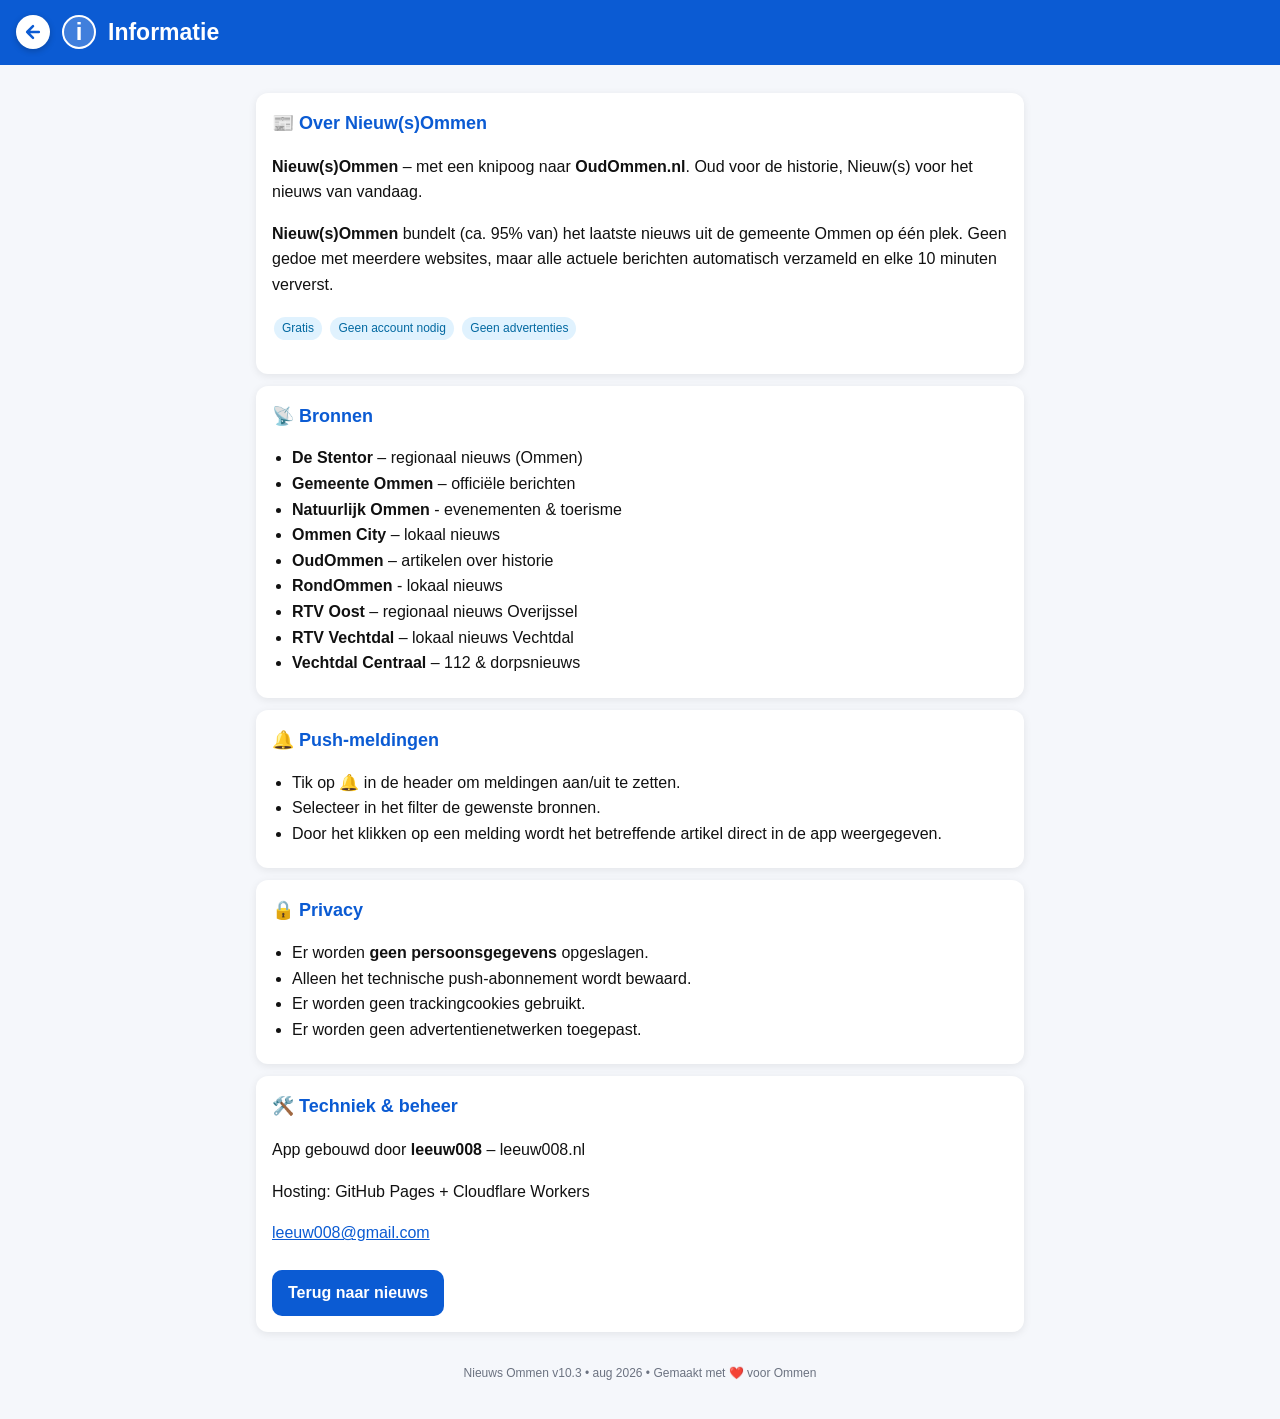
<file: test-v200/informatie.html>
<!DOCTYPE html>
<html lang="nl">
<head>
<meta charset="utf-8">
<meta name="viewport" content="width=device-width,initial-scale=1">
<title>Info - Nieuw(s)Ommen</title>
<link rel="icon" href="icon-192x192.png">
<style>
*{box-sizing:border-box}body{margin:0;font-family:-apple-system,BlinkMacSystemFont,Segoe UI,Roboto,Helvetica,Arial,sans-serif;background:#f5f7fb;color:#111;line-height:1.6}
.header{background:#0b5bd3;color:#fff;padding:14px 16px;display:flex;align-items:center;gap:12px;position:sticky;top:0}
.header a{color:#fff;text-decoration:none}
.header h1{margin:0;font-size:23px;font-weight:800;flex:1}
.container{max-width:800px;margin:0 auto;padding:16px;display:block}
.card{background:#fff;border-radius:12px;padding:16px;margin:12px 0;box-shadow:0 2px 8px rgba(0,0,0,.08);display:block}
h2{margin-top:0;color:#0b5bd3;font-size:18px}
h3{margin:12px 0 6px;font-size:15px}
ul{margin:6px 0;padding-left:20px}
.badge{display:inline-block;background:#e0f2fe;color:#0369a1;padding:2px 8px;border-radius:20px;font-size:12px;margin:2px}
a.link{color:#0b5bd3}
.footer{padding:20px;text-align:center;color:#6b7280;font-size:12px}
.btn{display:inline-block;background:#0b5bd3;color:#fff;padding:10px 16px;border-radius:10px;text-decoration:none;font-weight:600;margin-top:8px}

/* TERUG - kleiner + dikke gecentreerde SVG pijl */
.back-btn{
  width:34px;
  height:34px;
  border-radius:50%;
  background:#fff;
  display:inline-flex;
  align-items:center;
  justify-content:center;
  flex-shrink:0;
  box-shadow:0 2px 6px rgba(0,0,0,0.22);
  text-decoration:none;
}
.back-btn svg{
  width:20px;
  height:20px;
  display:block;
}
.back-btn:active{transform:scale(0.92)}

/* INFO icoon zelfde maat */
.info-icon{
  width:34px;
  height:34px;
  border-radius:50%;
  background:rgba(255,255,255,0.22);
  border:2px solid #fff;
  color:#fff;
  display:inline-flex;
  align-items:center;
  justify-content:center;
  font-size:24px;
  font-weight:900;
  flex-shrink:0;
}
</style>
</head>
<body>
<div class="header">
  <a href="index.html" class="back-btn" aria-label="Terug">
    <svg viewBox="0 0 24 24" fill="none" stroke="#0b5bd3" stroke-width="3" stroke-linecap="round" stroke-linejoin="round"><path d="M19 12H5M12 19l-7-7 7-7"/></svg>
  </a>
  <div class="info-icon">i</div>
  <h1>Informatie</h1>
  <span style="width:34px"></span>
</div>
<div class="container">
  <div class="card">
    <h2>📰 Over Nieuw(s)Ommen</h2>
    <p><b>Nieuw(s)Ommen</b> – met een knipoog naar <b>OudOmmen.nl</b>. Oud voor de historie, Nieuw(s) voor het nieuws van vandaag.</p>
    <p><b>Nieuw(s)Ommen</b> bundelt (ca. 95% van) het laatste nieuws uit de gemeente Ommen op één plek. Geen gedoe met meerdere websites, maar alle actuele berichten automatisch verzameld en elke 10 minuten ververst.</p>
    <p><span class="badge">Gratis</span> <span class="badge">Geen account nodig</span> <span class="badge">Geen advertenties</span></p>
  </div>
  <div class="card">
    <h2>📡 Bronnen</h2>
    <ul>
      <li><b>De Stentor</b> – regionaal nieuws (Ommen)</li>
      <li><b>Gemeente Ommen</b> – officiële berichten</li>
      <li><b>Natuurlijk Ommen</b> - evenementen & toerisme</li>
      <li><b>Ommen City</b> – lokaal nieuws</li>
      <li><b>OudOmmen</b> – artikelen over historie</li>
      <li><b>RondOmmen</b> - lokaal nieuws</li>
      <li><b>RTV Oost</b> – regionaal nieuws Overijssel</li>
      <li><b>RTV Vechtdal</b> – lokaal nieuws Vechtdal</li>
      <li><b>Vechtdal Centraal</b> – 112 & dorpsnieuws</li>
    </ul>
  </div>
  <div class="card">
    <h2>🔔 Push-meldingen</h2>
    <ul>
      <li>Tik op 🔔 in de header om meldingen aan/uit te zetten.</li>
      <li>Selecteer in het filter de gewenste bronnen.</li>
      <li>Door het klikken op een melding wordt het betreffende artikel direct in de app weergegeven.</li>
    </ul>
  </div>
  <div class="card">
    <h2>🔒 Privacy</h2>
    <ul>
      <li>Er worden <b>geen persoonsgegevens</b> opgeslagen.</li>
      <li>Alleen het technische push-abonnement wordt bewaard.</li>
      <li>Er worden geen trackingcookies gebruikt.</li>
      <li>Er worden geen advertentienetwerken toegepast.</li>
    </ul>
  </div>
  <div class="card">
    <h2>🛠️ Techniek & beheer</h2>
    <p>App gebouwd door <b>leeuw008</b> – leeuw008.nl</p>
    <p>Hosting: GitHub Pages + Cloudflare Workers</p>
    <p><a class="link" href="mailto:leeuw008@gmail.com">leeuw008@gmail.com</a></p>
    <a class="btn" href="index.html">Terug naar nieuws</a>
  </div>
  <div class="footer">Nieuws Ommen v10.3 • aug 2026 • Gemaakt met ❤️ voor Ommen</div>
</div>
</body>
</html>
</file>
<file: test-v200/styles.css>
/* Nieuw(s)Ommen v200 - clean future proof - no !important jungle */
:root{--brand:#0b5bd3; --brand-dark:#0f172a; --bg:#f4f6f8; --card:#ffffff; --border:#e5e7eb; --text:#0f172a; --muted:#64748b;}
*{box-sizing:border-box}
body{font-family:system-ui,-apple-system,Segoe UI,Roboto,Arial,sans-serif;margin:0;padding:0;background:var(--bg);color:var(--text); -webkit-font-smoothing:antialiased}
header{background:var(--brand);color:white;padding:8px 12px 10px;width:100%;max-width:640px;margin:0 auto;display:block;box-shadow:0 2px 10px rgba(0,0,0,.12)}
header h1{display:flex;align-items:center;gap:12px;justify-content:center;width:100%;min-height:48px;margin:0 auto 8px;padding-top:10px;font-size:1.7em}
.title-left{display:inline-flex;align-items:center;justify-content:center}
.info-icon-btn{width:32px;height:32px;border-radius:50%;background:rgba(255,255,255,0.18);border:1.5px solid rgba(255,255,255,0.45);display:inline-flex;align-items:center;justify-content:center;color:#fff;text-decoration:none;font-weight:900;font-size:20px;line-height:1;flex-shrink:0}
.search-row{margin:0 auto 8px;width:100%;max-width:100%;display:block}
.search-row input{width:100%;padding:11px 12px;border-radius:10px;border:1px solid rgba(255,255,255,.7);font-size:15px;display:block;outline:none}
.search-row input:focus{border-color:#fff;box-shadow:0 0 0 3px rgba(255,255,255,.25)}

/* filter header */
.filter-header{margin:0 auto;background:#fff;border:1px solid var(--border);border-radius:12px;padding:6px 8px;display:flex;align-items:center;justify-content:space-between;cursor:pointer;user-select:none;box-shadow:0 1px 3px rgba(0,0,0,.06);transition:all .2s;gap:6px;min-height:36px}
.filter-header.open{border-radius:12px 12px 0 0;border-bottom:2px solid var(--brand);box-shadow:0 2px 8px rgba(0,0,0,.08)}
.filter-header-center{flex:1;display:flex;justify-content:center;align-items:center}
.filter-header-count{font-weight:600;color:#1d4ed8;font-size:11px;white-space:nowrap;background:#eff6ff;padding:4px 10px;border-radius:999px;border:1px solid #bfdbfe;height:28px;display:inline-flex;align-items:center;justify-content:center}
.filter-header-right{display:flex;align-items:center;gap:6px;flex-shrink:0}
.bell-slot{display:flex;align-items:center;justify-content:center;min-width:42px;min-height:28px;width:42px}
.bell-slot:empty::after{content:"🔔";opacity:.25;font-size:18px}
.bell-slot > *{width:42px;height:28px;min-width:42px;min-height:28px;display:flex;align-items:center;justify-content:center;background:#fff;border:1px solid var(--border);border-radius:8px;font-size:20px;line-height:1;padding:0 4px}
.btn-all-toets{font-size:11px;font-weight:700;background:#E8FFEA;border:1px solid #A7F3D0;color:#065f46;padding:4px 10px;border-radius:999px;cursor:pointer;white-space:nowrap;min-width:78px;height:28px;display:inline-flex;align-items:center;justify-content:center}
.btn-all-toets.all-off{background:#fee2e2;border-color:#fca5a5;color:#991b1b}
.btn-all-toets.some-on{background:#fef9c3;border-color:#fde68a;color:#854d0e}
.filter-header-arrow{font-size:14px;color:var(--brand-dark);width:32px;height:28px;background:#f1f5f9;border:1px solid #cbd5e1;border-radius:8px;text-align:center;display:flex;align-items:center;justify-content:center;transition:all .2s;cursor:pointer}
.filter-header.open .filter-header-arrow{transform:rotate(180deg);background:var(--brand-dark);color:#fff;border-color:var(--brand-dark)}

/* panel */
#source-panel{margin:0 auto;width:100%;max-width:100%;background:#fff;border:1px solid var(--border);border-top:0;border-radius:0 0 12px 12px;overflow:hidden;max-height:0;opacity:0;transition:max-height .35s ease, opacity .25s ease;box-shadow:0 4px 12px rgba(0,0,0,.06)}
#source-panel.open{max-height:3000px;opacity:1;box-shadow:0 12px 24px rgba(15,23,42,0.12)}
.panel-hint{background:#f8fafc;border-top:2px solid var(--brand);border-bottom:2px solid var(--brand);padding:6px 8px;font-size:11px;color:var(--muted);line-height:1.35}
.source-list{display:flex;flex-direction:column}
.source-row{display:grid;grid-template-columns:1fr 156px;align-items:center;gap:8px;padding:6px 10px;border-bottom:1px solid #dbeafe;transition:background .12s}
.source-row:last-child{border-bottom:0}
.source-row:hover{background:#f8fafc}
.source-row.off{background:#f9fafb;opacity:.6}
.source-meta{display:flex;flex-direction:column;min-width:0;align-items:flex-start}
.source-name{font-weight:700;font-size:14.5px;line-height:1.1;color:var(--brand-dark)}
.source-sub{font-size:11px;color:var(--muted);line-height:1}
.toggles{display:grid;grid-template-columns:48px 52px 52px;gap:3px;align-items:start;justify-content:end}
.toggle-col{display:flex;flex-direction:column;align-items:center;gap:2px;min-height:32px}
.mini-switch{position:relative;width:32px;height:20px;background:#e5e7eb;border-radius:999px;cursor:pointer;transition:background .2s;border:0;padding:0;display:inline-flex;flex-shrink:0}
.mini-switch input{display:none}
.mini-slider{position:absolute;top:2px;left:2px;width:16px;height:16px;background:#fff;border-radius:50%;box-shadow:0 1px 2px rgba(0,0,0,.25);transition:transform .2s;transform:translateX(12px)}
.mini-switch input:checked + .mini-slider{transform:translateX(0px)}
.mini-switch.checked.vandaag{background:var(--brand)}
.mini-switch.checked.scope-gemeente{background:var(--brand)}
.mini-switch.checked.scope-regio{background:#7c3aed}
.mini-switch.checked.aan{background:#16a34a}
.mini-switch:not(.checked).aan{background:#e5e7eb;border:1px solid #d1d5db}
.mini-label{font-size:8px;font-weight:800;letter-spacing:.4px;color:#6b7280;text-transform:uppercase;text-align:center;line-height:1}
.panel-footer{padding:8px 10px;display:flex;justify-content:space-between;align-items:center;background:#fff;border-top:2px solid var(--brand)}
.panel-footer button{font-size:11px;padding:5px 9px;border-radius:7px;border:1px solid var(--border);background:#fff;cursor:pointer}
.panel-footer button.primary{background:var(--brand-dark);color:#fff;border-color:var(--brand-dark);font-weight:600}

main{padding:0 12px;box-sizing:border-box;margin:0 auto;width:100%;max-width:640px;position:relative}
#news-container{margin-top:8px;padding-bottom:24px}
.filter-header:not(.open){margin-bottom:8px;box-shadow:0 2px 6px rgba(15,23,42,0.07)}
#source-panel.open + #news-container-anchor{height:12px;display:block}
body.panel-open #news-container::before{content:"";display:block;height:16px;margin:0 -12px;background:linear-gradient(to bottom, rgba(15,23,42,0.07), transparent);pointer-events:none}
.articles-count{font-size:14px;font-weight:700;color:var(--brand-dark);padding:6px 2px 8px;display:flex;align-items:center;gap:6px}
.articles-count::before{content:"";width:3px;height:14px;background:var(--brand);border-radius:999px;flex-shrink:0}

/* articles */
.article{background:var(--card);margin-bottom:12px;padding:14px;border-radius:12px;box-shadow:0 2px 8px rgba(0,0,0,0.06);border:1px solid #f1f5f9;animation:fadeIn .25s ease}
@keyframes fadeIn{from{opacity:0;transform:translateY(4px)}to{opacity:1;transform:translateY(0)}}
.article h2{margin:0 0 6px 0;font-size:1.08em;line-height:1.3}
.article a{color:var(--brand);text-decoration:none}
.article a:hover{text-decoration:underline}
.article small{color:var(--muted);font-size:0.82em;display:block;margin-bottom:6px}
body { font-family: system-ui, Arial, sans-serif; margin:0; padding:0; background:#f4f4f4; }
#news-container { padding:1rem; }
.article { background:white; margin-bottom:1rem; padding:1rem; border-radius:10px; box-shadow:0 2px 8px rgba(0,0,0,0.1); }
.article h2 { margin:0 0 8px 0; }
.article a { color:#0066cc; text-decoration:none; }
footer { text-align:center; padding:1rem; background:#eee; }
button { margin:5px; padding:12px 20px; font-size:1rem; background:#0066cc; color:white; border:none; border-radius:8px; }
.article-content { margin-top: 10px; line-height: 1.6; color: #222; word-wrap: break-word; }
.article-content p { margin: 8px 0; }
.article-content a { color: #005ea8; text-decoration: underline; font-weight: 600; word-break: break-word; }
.article-content h2, .article-content h3, .article-content h4 { font-size: 1.05em; margin: 14px 0 8px; color: #111; }
.article-content strong, .article-content b { font-weight: 700; }
.article-content ul, .article-content ol { padding-left: 22px; margin: 10px 0; }
.article-content li { margin: 4px 0; }
.article-content img { max-width: 100%; height: auto; border-radius: 8px; margin: 10px 0; display: block; }
.article-content blockquote { border-left: 3px solid #0066cc; margin: 10px 0; padding: 6px 12px; background: #f0f7ff; border-radius: 4px; font-style: italic; }
.article small { color: #666; font-size: 0.85em; }


footer{text-align:center;padding:1rem;background:#eee;max-width:640px;margin:16px auto 0;border-radius:12px 12px 0 0}
footer button{margin:5px;padding:10px 18px;font-size:14px;background:var(--brand-dark);color:white;border:none;border-radius:8px;cursor:pointer}

#bell-slot button.enabled, #bell-slot button.active, #bell-slot button[aria-pressed="true"]{background:#E8FFEA !important;border-color:#A7F3D0 !important;color:#065f46 !important;opacity:1 !important}

@media(max-width:400px){header h1{font-size:1.4em} .source-row{grid-template-columns:1fr 140px}}
</file>
